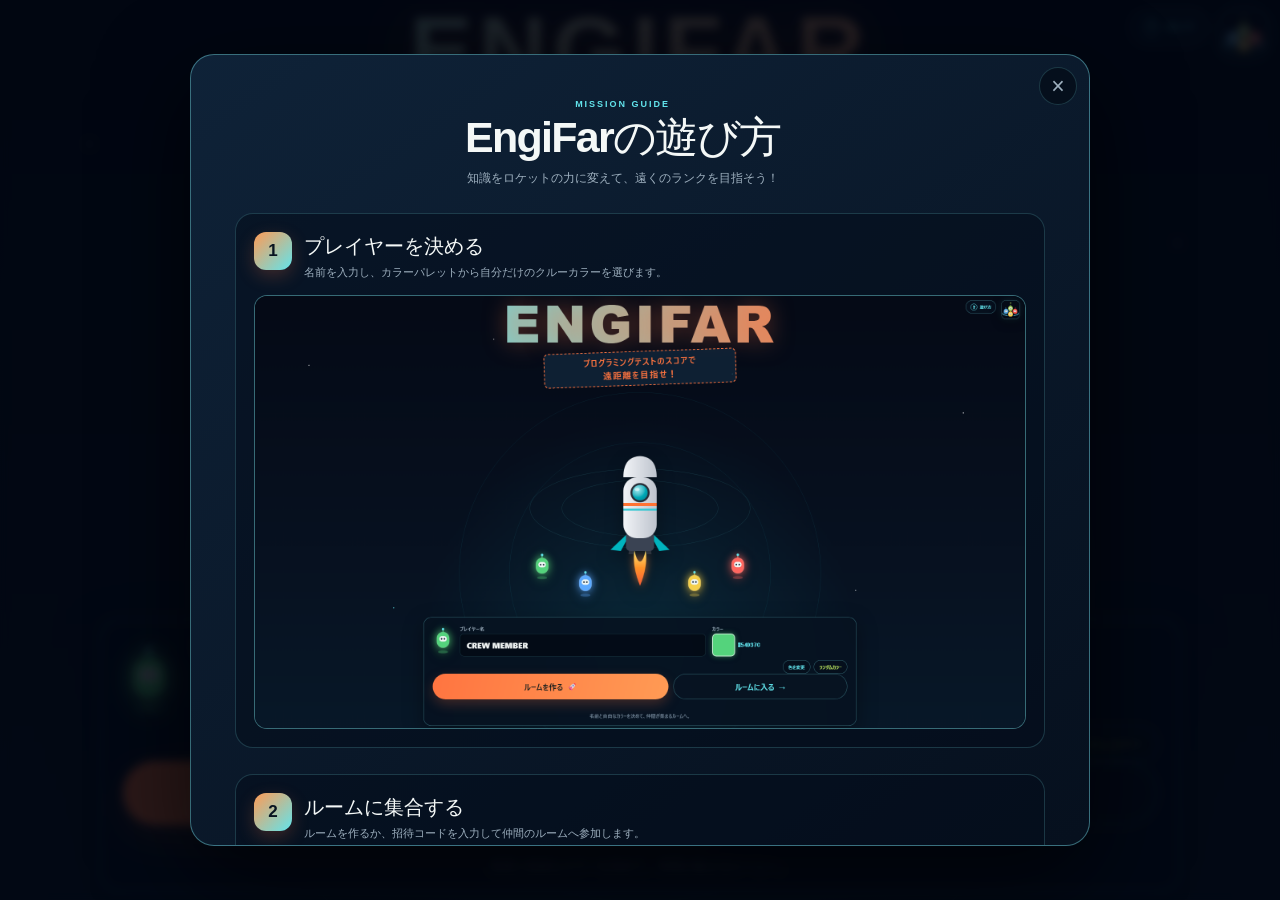
<file: public/index.html>
<!doctype html>
<html lang="ja">
<head>
  <meta charset="UTF-8">
  <meta name="viewport" content="width=device-width, initial-scale=1, viewport-fit=cover">
  <meta name="theme-color" content="#07111f">
  <meta name="apple-mobile-web-app-title" content="EngiFar">
  <link rel="icon" type="image/svg+xml" href="/assets/rogo/EngiFar_rogo.svg">
  <link rel="apple-touch-icon" sizes="180x180" href="/apple-touch-icon.png">
  <link rel="manifest" href="/site.webmanifest">
  <title>EngiFar | 遠距離を目指せ!!</title>
  <link rel="stylesheet" href="./style.css?v=20260827-corner-logo">
  <script type="module" src="./script.js?v=20260826-flight-score"></script>
</head>
<body>
  <div class="app-shell reference-home" id="app" data-page="home">
    <div class="space-background" aria-hidden="true"></div>
    <div class="home-corner-logo">
      <img src="./assets/rogo/EngiFar_rogo.svg?v=20260827-corner-logo" alt="EngiFar">
    </div>
    <button class="guide-open-button guide-open-button--home" type="button" aria-haspopup="dialog"><span>?</span> 遊び方</button>
    <main class="reference-home-main">
      <header class="reference-hero"><p class="reference-logo">ENGIFAR</p><h1>プログラミングテストのスコアで<wbr>遠距離を目指せ！</h1></header>
      <section class="reference-scene" aria-label="仲間のクルーとロケット">
        <span class="scene-orbit scene-orbit--outer" aria-hidden="true"></span><span class="scene-orbit scene-orbit--inner" aria-hidden="true"></span>
        <span class="crew-avatar scene-bot scene-bot--one" style="--crew-color:#54d37c" aria-label="緑のクルー"><i></i></span>
        <span class="crew-avatar scene-bot scene-bot--two" style="--crew-color:#5ca9ff" aria-label="青のクルー"><i></i></span>
        <div class="home-rocket" aria-label="EngiFarロケット"><svg class="home-rocket-svg" viewBox="0 0 220 400" role="img" aria-hidden="true"><defs><linearGradient id="homeBodyGrad" x1="0" y1="0" x2="1" y2="0"><stop offset="0" stop-color="oklch(0.97 0.005 260)"/><stop offset="1" stop-color="oklch(0.82 0.015 260)"/></linearGradient><radialGradient id="homeWindowGrad" cx="0.35" cy="0.3" r="0.8"><stop offset="0" stop-color="oklch(0.9 0.08 202)"/><stop offset="1" stop-color="oklch(0.55 0.14 205)"/></radialGradient><linearGradient id="homeFlameGrad" x1="0" y1="0" x2="0" y2="1"><stop offset="0" stop-color="oklch(0.93 0.14 95)"/><stop offset="0.5" stop-color="oklch(0.78 0.18 55)"/><stop offset="1" stop-color="oklch(0.66 0.19 35)"/></linearGradient></defs><path class="home-rocket-flame" d="M92 296 Q84 340 110 398 Q136 340 128 296 Q120 328 110 328 Q100 328 92 296 Z" fill="url(#homeFlameGrad)"/><path d="M78 278 L96 278 L90 308 L74 308 Z" fill="oklch(0.32 0.02 260)"/><path d="M124 278 L142 278 L146 308 L130 308 Z" fill="oklch(0.32 0.02 260)"/><rect x="66" y="238" width="88" height="60" rx="14" fill="oklch(0.38 0.03 262)"/><path d="M66 248 L18 294 L50 298 L66 268 Z" fill="oklch(0.7 0.12 202)"/><path d="M154 248 L202 294 L170 298 L154 268 Z" fill="oklch(0.7 0.12 202)"/><rect x="58" y="68" width="104" height="190" rx="42" fill="url(#homeBodyGrad)"/><rect x="58" y="148" width="104" height="10" fill="oklch(0.72 0.19 42)"/><rect x="58" y="166" width="104" height="6" fill="oklch(0.76 0.12 202)"/><circle cx="110" cy="116" r="30" fill="oklch(0.3 0.02 262)"/><circle cx="110" cy="116" r="24" fill="url(#homeWindowGrad)"/><ellipse cx="101" cy="106" rx="8" ry="5" fill="oklch(0.98 0.01 200 / 0.6)"/><path d="M58 68 Q58 4 110 2 Q162 4 162 68 Z" fill="url(#homeBodyGrad)"/></svg></div>
        <span class="crew-avatar scene-bot scene-bot--three" style="--crew-color:#f5cf4b" aria-label="黄のクルー"><i></i></span>
        <span class="crew-avatar scene-bot scene-bot--four" style="--crew-color:#ff665f" aria-label="赤のクルー"><i></i></span>
      </section>
      <section class="home-control" aria-labelledby="setup-title">
        <div class="home-profile-row">
          <span class="crew-avatar crew-avatar--medium" id="player-preview" style="--crew-color:#54d37c" aria-hidden="true"><i></i></span>
          <label class="compact-name" for="player-name"><span id="setup-title">プレイヤー名</span><input id="player-name" type="text" maxlength="18" value="CREW MEMBER" autocomplete="name"></label>
          <div class="compact-color" aria-label="選択中のクルーカラー"><span>カラー</span><i class="selected-color-swatch" id="selected-color-swatch" style="--swatch-color:#54d37c" aria-hidden="true"></i><output id="color-code" for="player-color">#54D37C</output><input id="player-color" type="color" value="#54d37c" hidden></div>
        </div>
        <div class="color-quick-actions"><button class="color-options-toggle" id="color-options-toggle" type="button" aria-expanded="false" aria-controls="color-options-panel">色を変更</button><button class="random-color-button" id="random-color-button" type="button">ランダムカラー</button></div>
        <div class="compact-palette" id="color-options-panel" hidden><label class="hue-control" for="hue-slider"><span class="sr-only">色相を選ぶ</span><input id="hue-slider" type="range" min="0" max="359" value="145" aria-label="色相パレット"></label><div class="tone-palette" id="tone-palette" aria-label="明るさを選ぶ"></div></div>
        <div class="home-actions">
          <button class="primary-button" id="start-button" type="button"><span>ルームを作る</span><b aria-hidden="true">🚀</b></button>
          <button class="secondary-button" id="join-room-button" type="button" aria-expanded="false" aria-controls="join-room-panel"><span>ルームに入る</span><b aria-hidden="true">→</b></button>
        </div>
        <div class="room-entry-panel" id="join-room-panel" hidden><label for="room-code">招待コード</label><div><input id="room-code" type="text" maxlength="8" pattern="[A-Za-z0-9]{6,8}" placeholder="例：STAR24" autocomplete="off"><button id="enter-room-button" type="button">参加</button></div></div>
        <p class="home-room-status" id="home-room-status" aria-live="polite"></p>
        <p class="home-room-note">名前と自由なカラーを決めて、仲間が集まるルームへ。</p>
      </section>
    </main>
  </div>
</body>
</html>
</file>
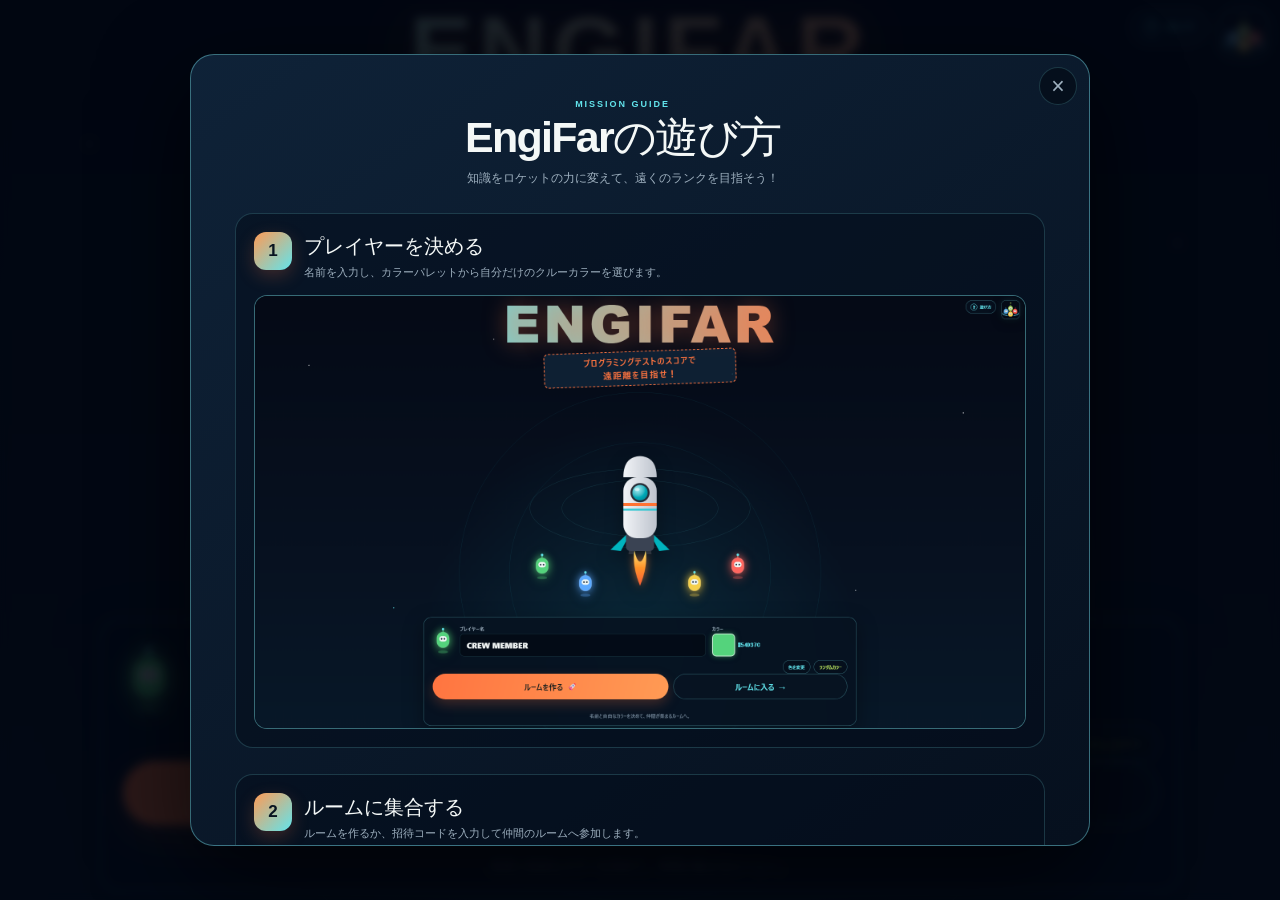
<file: public/loading.html>
<!doctype html>
<html lang="ja">
<head>
  <meta charset="UTF-8">
  <meta name="viewport" content="width=device-width,initial-scale=1">
  <meta name="apple-mobile-web-app-title" content="EngiFar">
  <link rel="icon" type="image/svg+xml" href="/assets/rogo/EngiFar_rogo.svg">
  <link rel="apple-touch-icon" sizes="180x180" href="/apple-touch-icon.png">
  <link rel="manifest" href="/site.webmanifest">
  <meta http-equiv="refresh" content="0;url=./quiz.html">
  <title>EngiFar</title>
  <script>location.replace("./quiz.html" + location.hash)</script>
</head>
<body><p>クイズ画面を準備しています…</p></body>
</html>
</file>
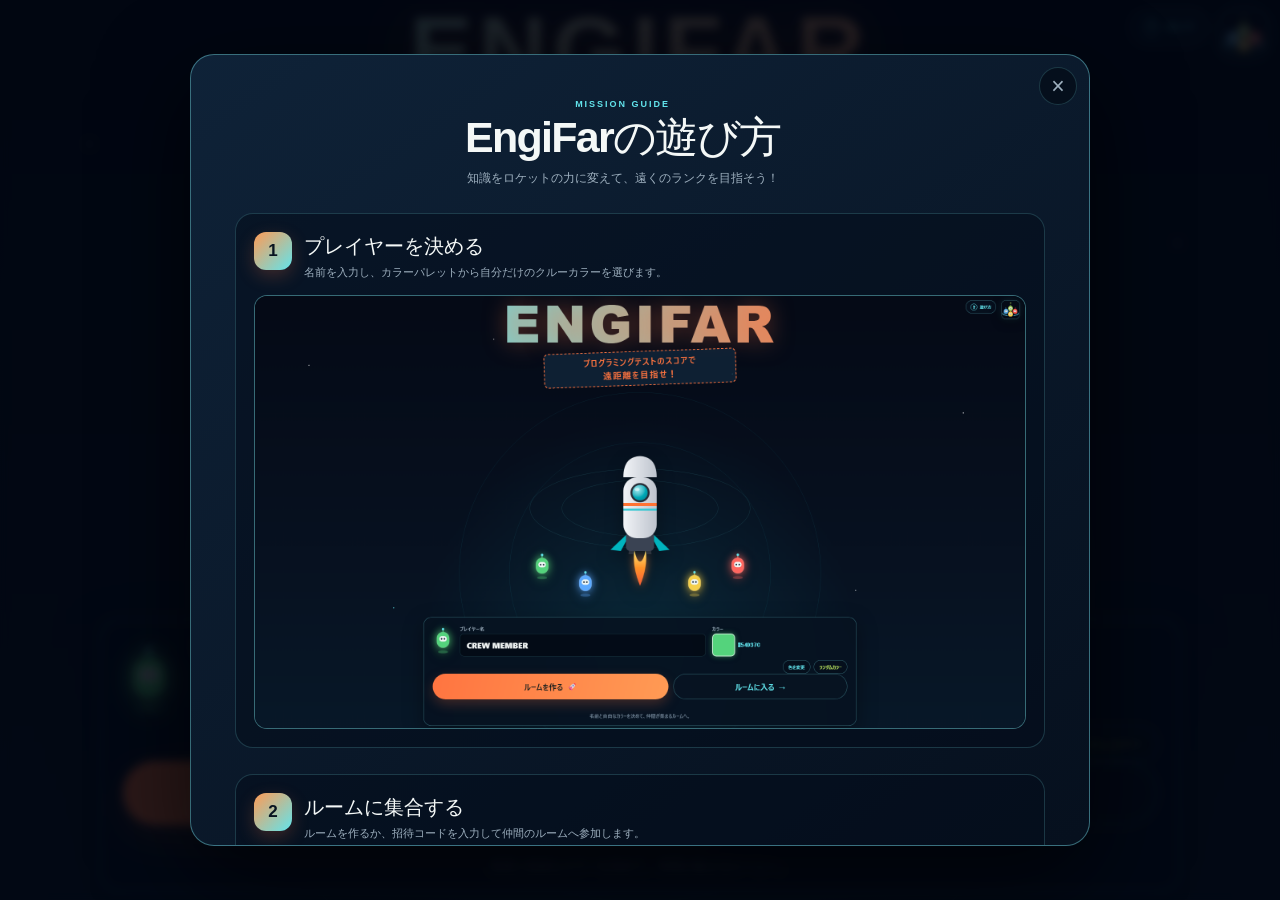
<file: public/quiz-ready.html>
<!doctype html>
<html lang="ja">
<head>
  <meta charset="UTF-8">
  <meta name="viewport" content="width=device-width,initial-scale=1,viewport-fit=cover">
  <meta name="theme-color" content="#07111f">
  <meta name="apple-mobile-web-app-title" content="EngiFar">
  <link rel="icon" type="image/svg+xml" href="/assets/rogo/EngiFar_rogo.svg">
  <link rel="apple-touch-icon" sizes="180x180" href="/apple-touch-icon.png">
  <link rel="manifest" href="/site.webmanifest">
  <title>EngiFar | 作戦会議</title>
  <link rel="stylesheet" href="./quiz-ready.css?v=20260826-ui-port">
  <script type="module" src="./quiz-ready.js?v=20260826-ui-port"></script>
</head>
<body>
  <main class="ready-stage">
    <section class="ready-panel" aria-labelledby="ready-title">
      <p>CREW BRIEFING</p>
      <h1 id="ready-title">作戦会議完了！</h1>
      <div class="ready-table" aria-hidden="true">
        <span class="ready-hologram">ENGIFAR</span>
        <i class="ready-bot ready-bot--one"></i><i class="ready-bot ready-bot--two"></i>
        <i class="ready-bot ready-bot--three"></i><i class="ready-bot ready-bot--four"></i>
        <i class="ready-bot ready-bot--five"></i><i class="ready-bot ready-bot--six"></i>
      </div>
      <strong id="ready-status" aria-live="polite">同じ問題へ同期しています…</strong>
    </section>
  </main>
</body>
</html>
</file>
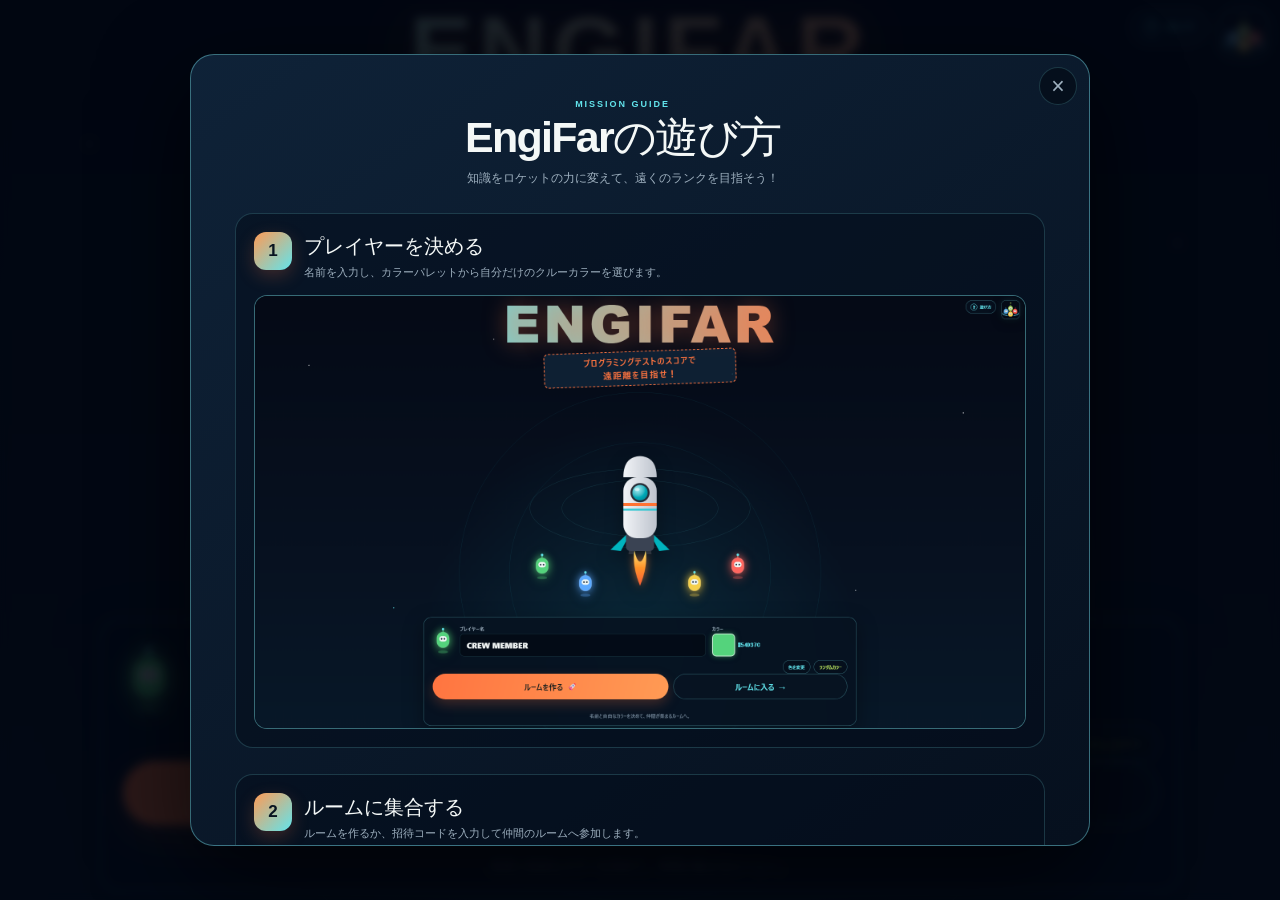
<file: public/quiz.html>
<!doctype html>
<html lang="ja">
<head>
  <meta charset="UTF-8">
  <meta name="viewport" content="width=device-width, initial-scale=1, viewport-fit=cover">
  <meta name="theme-color" content="#07111f">
  <meta name="apple-mobile-web-app-title" content="EngiFar">
  <link rel="icon" type="image/svg+xml" href="/assets/rogo/EngiFar_rogo.svg">
  <link rel="apple-touch-icon" sizes="180x180" href="/apple-touch-icon.png">
  <link rel="manifest" href="/site.webmanifest">
  <title>EngiFar | Web基礎クイズ</title>
  <link rel="stylesheet" href="./style.css?v=20260827-corner-logo">
  <link rel="stylesheet" href="./quiz-crew-reaction.css?v=20260826-flight-score">
  <script type="module" src="./script.js?v=20260826-flight-score"></script>
</head>
<body>
  <div class="app-shell" id="app" data-page="quiz">
    <div class="space-background" aria-hidden="true"></div>

    <header class="topbar">
      <div class="brand" aria-label="EngiFar">
        <img class="brand-mark" src="./assets/rogo/EngiFar_rogo.svg" alt="" aria-hidden="true">
        <span><strong>EngiFar</strong><small>WEB QUIZ FLIGHT</small></span>
      </div>
      <div class="player-chip">
        <span class="crew-avatar crew-avatar--tiny" id="quiz-player-avatar" style="--crew-color:#54d37c" aria-hidden="true"><i></i></span>
        <strong id="quiz-player-name">CREW MEMBER</strong>
      </div>
    </header>

    <main class="quiz-layout">
      <section class="quiz-card" id="quiz-card" data-mode="answer" aria-live="polite">
        <header class="quiz-head">
          <div>
            <p class="eyebrow">KNOWLEDGE CHARGE</p>
            <div class="question-count"><strong id="question-current">01</strong><span>/ <span id="question-total">24</span></span></div>
          </div>
          <div class="quiz-head-side">
            <span class="category-chip" id="question-category">フロントエンド</span>
            <span class="technology-chip" id="question-technology">JavaScript</span>
            <span class="difficulty-chip" id="question-difficulty">BASIC</span>
          </div>
        </header>

        <div class="progress-track" aria-label="クイズ進捗"><i id="quiz-progress"></i></div>

        <div class="question-zone">
          <div class="timer-dial" id="timer-dial" style="--timer-progress:1">
            <span id="timer-label">回答時間</span>
            <div><strong id="timer-value">15</strong><small>秒</small></div>
          </div>
          <div class="question-copy">
            <div class="question-prompt"><span class="question-row-label">問題文</span><p class="question-instruction" id="question-instruction">説明を読み、空欄に入る答えを選んでください。</p></div>
            <div class="question-fill"><span class="question-row-label">穴埋め部分</span><pre id="question-text">問題を準備しています...</pre></div>
          </div>
        </div>

        <div class="answer-grid" id="answer-grid" aria-label="回答の選択肢"></div>

        <footer class="feedback-bar" id="feedback-bar">
          <span class="feedback-icon" id="feedback-icon" aria-hidden="true">✦</span>
          <div>
            <strong id="feedback-title">15秒間は何度でも回答を変更できます</strong>
            <p id="feedback-text">選んだ答えはオレンジ色で表示されます。</p>
          </div>
          <span class="review-count" id="review-count" hidden>5</span>
        </footer>

        <aside
          class="quiz-crew-reaction"
          id="quiz-crew-reaction"
          aria-hidden="true"
        ></aside>
      </section>
    </main>
  </div>
</body>
</html>
</file>
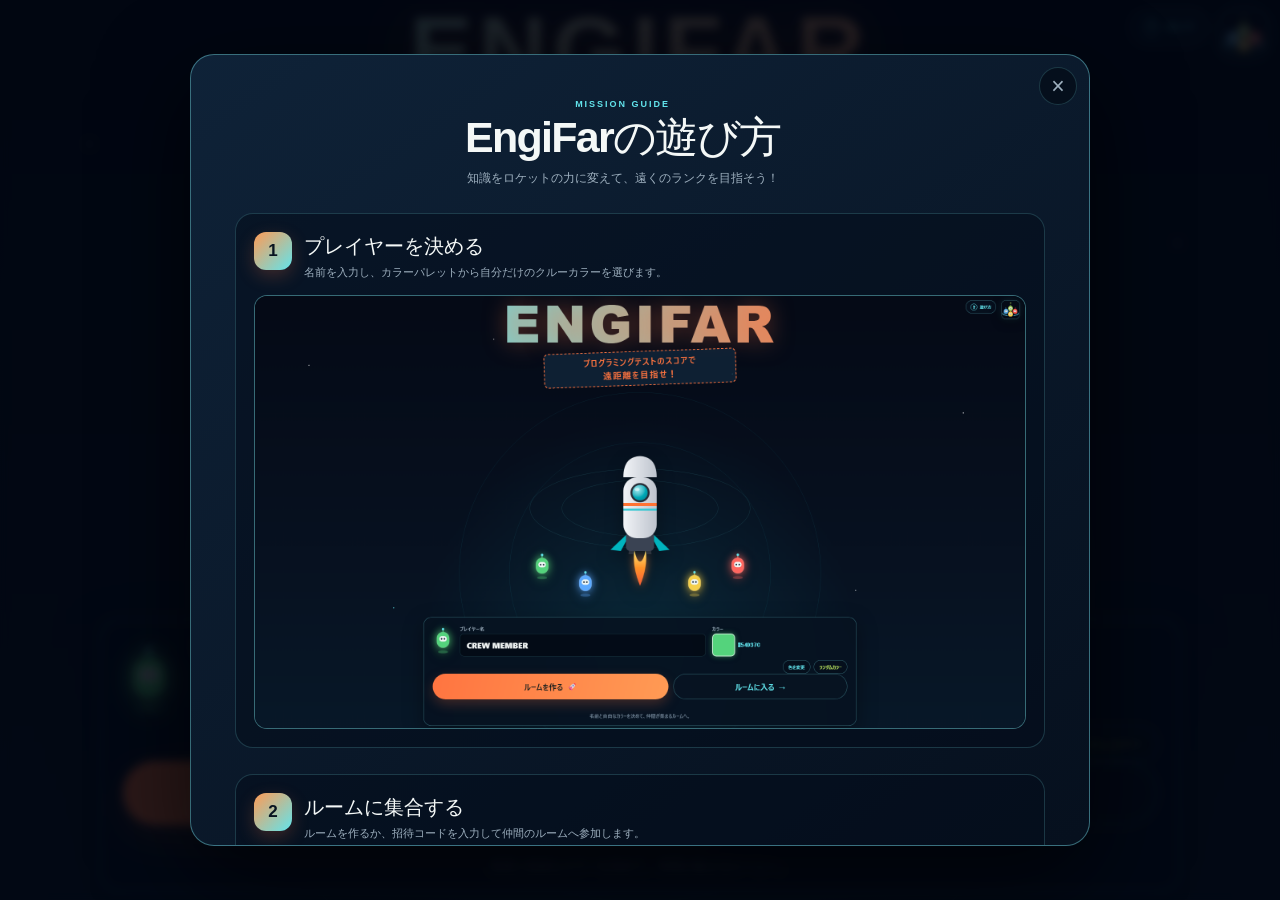
<file: public/rocket-build.html>
<!doctype html>
<html lang="ja">
<head>
  <meta charset="UTF-8">
  <meta name="viewport" content="width=device-width,initial-scale=1,viewport-fit=cover">
  <meta name="theme-color" content="#07111f">
  <meta name="apple-mobile-web-app-title" content="EngiFar">
  <link rel="icon" type="image/svg+xml" href="/assets/rogo/EngiFar_rogo.svg">
  <link rel="apple-touch-icon" sizes="180x180" href="/apple-touch-icon.png">
  <link rel="manifest" href="/site.webmanifest">
  <title>EngiFar | ロケット製作中</title>
  <link rel="stylesheet" href="./rocket-build.css?v=20260826-ui-port">
  <script type="module" src="./rocket-build.js?v=20260826-ui-port"></script>
</head>
<body>
  <main class="build-stage" aria-labelledby="build-title">
    <div class="build-stars" aria-hidden="true"></div>
    <section class="build-scene">
      <p class="build-eyebrow">CREW ASSEMBLY</p>
      <h1 id="build-title">ロケット製作中…</h1>
      <p id="build-status" aria-live="polite">みんなの知識を推進力へ変換しています</p>
      <div class="build-workshop" aria-hidden="true">
        <span class="build-orbit"></span>
        <div class="build-rocket" aria-hidden="true"><svg class="build-rocket-svg" viewBox="0 0 220 400" role="img" aria-hidden="true"><defs><linearGradient id="buildBodyGrad" x1="0" y1="0" x2="1" y2="0"><stop offset="0" stop-color="oklch(0.97 0.005 260)"/><stop offset="1" stop-color="oklch(0.82 0.015 260)"/></linearGradient><radialGradient id="buildWindowGrad" cx="0.35" cy="0.3" r="0.8"><stop offset="0" stop-color="oklch(0.9 0.08 202)"/><stop offset="1" stop-color="oklch(0.55 0.14 205)"/></radialGradient><linearGradient id="buildFlameGrad" x1="0" y1="0" x2="0" y2="1"><stop offset="0" stop-color="oklch(0.93 0.14 95)"/><stop offset="0.5" stop-color="oklch(0.78 0.18 55)"/><stop offset="1" stop-color="oklch(0.66 0.19 35)"/></linearGradient></defs><path class="build-rocket-flame" d="M92 296 Q84 340 110 398 Q136 340 128 296 Q120 328 110 328 Q100 328 92 296 Z" fill="url(#buildFlameGrad)"/><path d="M78 278 L96 278 L90 308 L74 308 Z" fill="oklch(0.32 0.02 260)"/><path d="M124 278 L142 278 L146 308 L130 308 Z" fill="oklch(0.32 0.02 260)"/><rect x="66" y="238" width="88" height="60" rx="14" fill="oklch(0.38 0.03 262)"/><path d="M66 248 L18 294 L50 298 L66 268 Z" fill="oklch(0.7 0.12 202)"/><path d="M154 248 L202 294 L170 298 L154 268 Z" fill="oklch(0.7 0.12 202)"/><rect x="58" y="68" width="104" height="190" rx="42" fill="url(#buildBodyGrad)"/><rect x="58" y="148" width="104" height="10" fill="oklch(0.72 0.19 42)"/><rect x="58" y="166" width="104" height="6" fill="oklch(0.76 0.12 202)"/><circle cx="110" cy="116" r="30" fill="oklch(0.3 0.02 262)"/><circle cx="110" cy="116" r="24" fill="url(#buildWindowGrad)"/><ellipse cx="101" cy="106" rx="8" ry="5" fill="oklch(0.98 0.01 200 / 0.6)"/><path d="M58 68 Q58 4 110 2 Q162 4 162 68 Z" fill="url(#buildBodyGrad)"/></svg></div>
        <div class="build-bot build-bot--one"></div>
        <div class="build-bot build-bot--two"></div>
        <div class="build-bot build-bot--three"></div>
        <div class="build-bot build-bot--four"></div>
        <span class="build-spark build-spark--one">✦</span>
        <span class="build-spark build-spark--two">✦</span>
      </div>
      <div class="build-progress" aria-hidden="true"><i></i></div>
      <button id="build-skip" type="button">演出をスキップ</button>
    </section>
  </main>
</body>
</html>
</file>
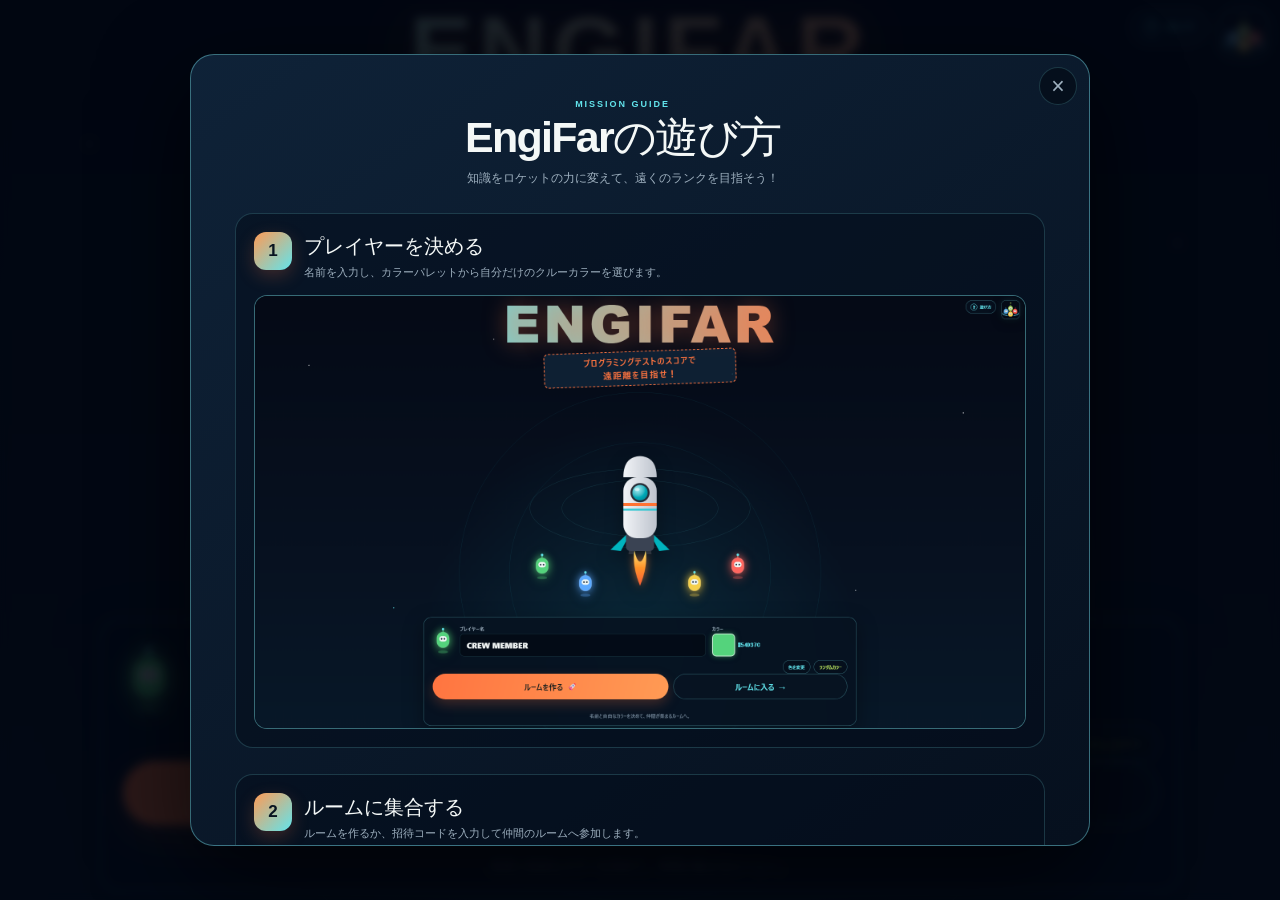
<file: public/room.html>
<!doctype html>
<html lang="ja">
<head>
  <meta charset="UTF-8">
  <meta name="viewport" content="width=device-width, initial-scale=1, viewport-fit=cover">
  <meta name="theme-color" content="#07111f">
  <meta name="apple-mobile-web-app-title" content="EngiFar">
  <link rel="icon" type="image/svg+xml" href="/assets/rogo/EngiFar_rogo.svg">
  <link rel="apple-touch-icon" sizes="180x180" href="/apple-touch-icon.png">
  <link rel="manifest" href="/site.webmanifest">
  <title>EngiFar | ルーム</title>
  <link rel="stylesheet" href="./style.css?v=20260827-corner-logo">
  <script type="module" src="./script.js?v=20260826-flight-score"></script>
</head>
<body>
  <div class="app-shell room-shell" id="app" data-page="room">
    <div class="space-background" aria-hidden="true"></div>
    <header class="room-header"><a class="room-brand" id="room-home-link" href="./index.html"><strong>ENGIFAR</strong></a><div class="room-header-actions"><button class="guide-open-button" type="button" aria-haspopup="dialog"><span>?</span> 遊び方</button><div class="room-code-badge"><small>ROOM CODE</small><strong id="room-code-value">------</strong></div></div></header>
    <main class="room-main-simple">
      <section class="room-stage" aria-label="ロケットのまわりに集まったメンバー">
        <span class="room-ring room-ring--outer" aria-hidden="true"></span><span class="room-ring room-ring--inner" aria-hidden="true"></span>
        <div class="home-rocket room-rocket" aria-hidden="true"><svg class="home-rocket-svg" viewBox="0 0 220 400" role="img" aria-hidden="true"><defs><linearGradient id="roomHomeBodyGrad" x1="0" y1="0" x2="1" y2="0"><stop offset="0" stop-color="oklch(0.97 0.005 260)"/><stop offset="1" stop-color="oklch(0.82 0.015 260)"/></linearGradient><radialGradient id="roomHomeWindowGrad" cx="0.35" cy="0.3" r="0.8"><stop offset="0" stop-color="oklch(0.9 0.08 202)"/><stop offset="1" stop-color="oklch(0.55 0.14 205)"/></radialGradient><linearGradient id="roomHomeFlameGrad" x1="0" y1="0" x2="0" y2="1"><stop offset="0" stop-color="oklch(0.93 0.14 95)"/><stop offset="0.5" stop-color="oklch(0.78 0.18 55)"/><stop offset="1" stop-color="oklch(0.66 0.19 35)"/></linearGradient></defs><path class="home-rocket-flame" d="M92 296 Q84 340 110 398 Q136 340 128 296 Q120 328 110 328 Q100 328 92 296 Z" fill="url(#roomHomeFlameGrad)"/><path d="M78 278 L96 278 L90 308 L74 308 Z" fill="oklch(0.32 0.02 260)"/><path d="M124 278 L142 278 L146 308 L130 308 Z" fill="oklch(0.32 0.02 260)"/><rect x="66" y="238" width="88" height="60" rx="14" fill="oklch(0.38 0.03 262)"/><path d="M66 248 L18 294 L50 298 L66 268 Z" fill="oklch(0.7 0.12 202)"/><path d="M154 248 L202 294 L170 298 L154 268 Z" fill="oklch(0.7 0.12 202)"/><rect x="58" y="68" width="104" height="190" rx="42" fill="url(#roomHomeBodyGrad)"/><rect x="58" y="148" width="104" height="10" fill="oklch(0.72 0.19 42)"/><rect x="58" y="166" width="104" height="6" fill="oklch(0.76 0.12 202)"/><circle cx="110" cy="116" r="30" fill="oklch(0.3 0.02 262)"/><circle cx="110" cy="116" r="24" fill="url(#roomHomeWindowGrad)"/><ellipse cx="101" cy="106" rx="8" ry="5" fill="oklch(0.98 0.01 200 / 0.6)"/><path d="M58 68 Q58 4 110 2 Q162 4 162 68 Z" fill="url(#roomHomeBodyGrad)"/></svg></div>
        <div class="room-avatar-field" id="room-avatar-field" aria-label="参加中のクルー"></div>
      </section>
      <section class="room-lobby-panel"><p class="eyebrow">CREW LOBBY</p><h1>出発する仲間が集合中！</h1><div class="room-player-list" id="room-player-list" aria-live="polite"><div class="room-player-card"><span class="crew-avatar crew-avatar--small" id="room-list-avatar" style="--crew-color:#54d37c"><i></i></span><div><small>CONNECTING</small><strong id="room-player-name">CREW MEMBER</strong></div><span class="ready-badge">接続中</span></div></div><p class="room-future-note" id="room-lobby-message">招待コードを仲間に伝えて、参加を待ちましょう。</p><p class="room-lobby-status" id="room-lobby-status" aria-live="polite"></p><button class="primary-button" id="room-start-button" type="button"><span>クイズを始める</span><b aria-hidden="true">→</b></button></section>
    </main>
  </div>
</body>
</html>
</file>
<file: public/style.css>
:root {
  color-scheme: dark;
  --night: #050a16;
  --night-2: #071426;
  --panel: rgba(12, 25, 43, 0.9);
  --panel-solid: #0c192b;
  --panel-soft: rgba(17, 38, 59, 0.78);
  --line: rgba(116, 220, 229, 0.2);
  --line-strong: rgba(116, 220, 229, 0.44);
  --cyan: #62e4ec;
  --cyan-deep: #22b7ca;
  --orange: #ff7541;
  --orange-bright: #ff9b55;
  --lime: #c9f765;
  --text: #f4f8f7;
  --muted: #9eb0bf;
  --quiet: #718496;
  --safe-top: max(10px, env(safe-area-inset-top));
  --safe-right: max(12px, env(safe-area-inset-right));
  --safe-bottom: max(10px, env(safe-area-inset-bottom));
  --safe-left: max(12px, env(safe-area-inset-left));
  font-family: "Segoe UI", "Yu Gothic UI", "Meiryo", sans-serif;
  font-synthesis: none;
}
* {
  box-sizing: border-box;
  margin: 0;
}

html,
body {
  width: 100%;
  height: 100%;
  overflow: hidden;
  background: var(--night);
}

body {
  color: var(--text);
  -webkit-font-smoothing: antialiased;
  text-rendering: optimizeLegibility;
}

button,
input,
a {
  font: inherit;
}

button,
a {
  -webkit-tap-highlight-color: transparent;
}

button {
  border: 0;
}

button:disabled,
button[aria-disabled="true"] {
  cursor: not-allowed;
  opacity: .42;
  filter: saturate(.55);
}

a {
  color: inherit;
  text-decoration: none;
}

[hidden] {
  display: none !important;
}

.sr-only {
  position: absolute;
  width: 1px;
  height: 1px;
  padding: 0;
  margin: -1px;
  overflow: hidden;
  clip: rect(0, 0, 0, 0);
  white-space: nowrap;
  border: 0;
}

.app-shell {
  position: relative;
  isolation: isolate;
  display: grid;
  grid-template-rows: 56px minmax(0, 1fr);
  width: 100%;
  height: 100dvh;
  min-height: 100dvh;
  overflow: hidden;
  padding: var(--safe-top) var(--safe-right) var(--safe-bottom) var(--safe-left);
  background:
    radial-gradient(circle at 50% 78%, rgba(26, 155, 173, 0.15), transparent 42%),
    linear-gradient(180deg, #050a16 0%, #071120 58%, #081828 100%);
}

.space-background {
  position: absolute;
  z-index: -2;
  inset: 0;
  overflow: hidden;
  pointer-events: none;
  background-image:
    radial-gradient(circle at 7% 16%, rgba(255,255,255,.8) 0 1px, transparent 1.8px),
    radial-gradient(circle at 18% 72%, rgba(98,228,236,.75) 0 1px, transparent 2px),
    radial-gradient(circle at 31% 10%, rgba(255,255,255,.65) 0 1px, transparent 1.8px),
    radial-gradient(circle at 43% 83%, rgba(255,255,255,.55) 0 1.2px, transparent 2px),
    radial-gradient(circle at 62% 18%, rgba(98,228,236,.7) 0 1px, transparent 2px),
    radial-gradient(circle at 78% 68%, rgba(255,255,255,.65) 0 1px, transparent 1.8px),
    radial-gradient(circle at 92% 27%, rgba(255,255,255,.75) 0 1.2px, transparent 2px);
  animation: stars-twinkle 3.2s ease-in-out infinite alternate;
}

.space-background::before,
.space-background::after {
  position: absolute;
  content: "";
  border: 1px solid rgba(65, 211, 224, 0.13);
  border-radius: 50%;
  left: 50%;
  top: 64%;
  transform: translate(-50%, -50%);
}

.space-background::before {
  width: min(74vw, 900px);
  aspect-ratio: 1;
}

.space-background::after {
  width: min(54vw, 650px);
  aspect-ratio: 1;
}

.space-background--bright {
  background-color: rgba(39, 91, 133, 0.08);
}

@keyframes stars-twinkle {
  50% { opacity: .62; }
}

.topbar {
  z-index: 20;
  align-self: stretch;
  display: flex;
  align-items: center;
  justify-content: space-between;
  gap: 16px;
  width: min(100%, 1180px);
  margin-inline: auto;
  min-width: 0;
}

.brand {
  display: inline-flex;
  align-items: center;
  gap: 10px;
  min-width: 0;
}

.brand-mark {
  display: block;
  width: 34px;
  height: 34px;
  flex: 0 0 auto;
  border: 1px solid rgba(98, 228, 236, .46);
  border-radius: 10px;
  background: linear-gradient(135deg, var(--cyan), var(--orange-bright));
  box-shadow: 0 0 22px rgba(98, 228, 236, .16);
  object-fit: cover;
}

.brand > span:last-child {
  display: grid;
  min-width: 0;
}

.brand strong {
  font-family: "Arial Black", "Segoe UI", sans-serif;
  font-size: 20px;
  line-height: 1;
  letter-spacing: .03em;
}

.brand small {
  margin-top: 4px;
  color: var(--quiet);
  font-size: 8px;
  font-weight: 800;
  letter-spacing: .18em;
}

.route-chip {
  display: inline-flex;
  align-items: center;
  gap: 8px;
  height: 32px;
  padding: 0 12px;
  white-space: nowrap;
  border: 1px solid var(--line);
  border-radius: 999px;
  color: var(--muted);
  background: rgba(7, 16, 29, .72);
  font-size: 10px;
  font-weight: 800;
  letter-spacing: .12em;
}

.route-chip span {
  color: var(--cyan);
}

.route-chip--complete {
  border-color: rgba(201, 247, 101, .32);
}

.route-chip--complete span {
  color: var(--lime);
}

.eyebrow {
  margin: 0;
  color: var(--cyan);
  font-size: 10px;
  font-weight: 900;
  letter-spacing: .18em;
  text-transform: uppercase;
}

.primary-button,
.secondary-button {
  display: inline-flex;
  align-items: center;
  justify-content: center;
  gap: 10px;
  min-height: 52px;
  padding: 0 20px;
  border-radius: 999px;
  cursor: pointer;
  font-weight: 900;
  transition: transform .16s ease, filter .16s ease, border-color .16s ease, background .16s ease;
}

.primary-button {
  color: #111b1c;
  background: linear-gradient(105deg, var(--orange), var(--orange-bright));
  box-shadow: 0 12px 32px rgba(255, 117, 65, .24);
}

.primary-button b {
  font-size: 18px;
}

.primary-button:hover,
.secondary-button:hover {
  transform: translateY(-2px);
  filter: brightness(1.06);
}

.primary-button:active,
.secondary-button:active {
  transform: translateY(0);
}

.primary-button:disabled {
  cursor: default;
  color: var(--muted);
  background: rgba(92, 111, 128, .22);
  box-shadow: none;
  transform: none;
  filter: none;
}

.secondary-button {
  min-height: 46px;
  border: 1px solid var(--line-strong);
  color: var(--cyan);
  background: rgba(8, 20, 35, .78);
}

:focus-visible {
  outline: 3px solid var(--lime);
  outline-offset: 3px;
}

/* Crew character */
.crew-avatar {
  --crew-size: 52px;
  position: relative;
  display: inline-block;
  width: calc(var(--crew-size) * .68);
  height: var(--crew-size);
  flex: 0 0 auto;
  border: 1px solid rgba(255, 255, 255, .18);
  border-radius: 48% 48% 44% 44%;
  background: var(--crew-color, #54d37c);
  box-shadow: 0 8px 22px rgba(0, 0, 0, .28), 0 0 18px var(--crew-color, #54d37c);
  animation: crew-bob 3.4s ease-in-out infinite;
}

.crew-avatar::before {
  position: absolute;
  content: "";
  left: 50%;
  bottom: 100%;
  width: 3px;
  height: 18%;
  border-radius: 3px;
  background: var(--crew-color, #54d37c);
  box-shadow: 0 -4px 0 1.5px var(--cyan);
  transform: translateX(-50%);
}

.crew-avatar::after {
  position: absolute;
  content: "";
  z-index: -1;
  left: 12%;
  right: 12%;
  top: 105%;
  height: 10%;
  border-radius: 50%;
  background: var(--crew-color, #54d37c);
  opacity: .24;
  filter: blur(2px);
}

.crew-avatar > i {
  position: absolute;
  left: 15%;
  top: 30%;
  width: 70%;
  height: 32%;
  border-radius: 999px;
  background: #f0f7f5;
  box-shadow: inset 0 -2px 4px rgba(14, 29, 40, .16);
}

.crew-avatar > i::before {
  position: absolute;
  content: "";
  inset: 0;
  background:
    radial-gradient(circle at 31% 52%, #122232 0 8%, transparent 10%),
    radial-gradient(circle at 69% 52%, #122232 0 8%, transparent 10%);
}

.crew-avatar--svg {
  border: 0;
  border-radius: 0;
  background: transparent;
  box-shadow: none;
  filter: drop-shadow(0 8px 14px rgba(0, 0, 0, .28)) drop-shadow(0 0 10px var(--crew-color, #54d37c));
}

.crew-avatar--svg::before,
.crew-avatar--svg::after {
  content: none;
}

.crew-avatar-svg {
  display: block;
  width: 100%;
  height: 100%;
}

.room-avatar-field {
  position: absolute;
  z-index: 4;
  inset: 4% 3% 2%;
  touch-action: none;
}

.room-field-avatar {
  position: absolute;
  width: 48px;
  height: 64px;
  padding: 0;
  cursor: grab;
  transform: translate(-50%, -50%);
  transition: filter .18s ease, scale .18s ease;
}

.room-field-avatar.is-dragging {
  z-index: 8;
  cursor: grabbing;
  scale: 1.08;
  animation: room-avatar-panic .22s ease-in-out infinite;
}

@keyframes room-avatar-panic {
  0%, 100% { rotate: -9deg; translate: -2px 0; scale: 1.1 .97; }
  50% { rotate: 9deg; translate: 2px -1px; scale: .97 1.1; }
}

.room-field-avatar.is-reacting-shy {
  animation: room-avatar-shy .58s ease;
}

.room-field-avatar.is-reacting-spin {
  animation: room-avatar-spin .62s cubic-bezier(.3,.15,.2,1);
}

.room-field-avatar.is-bounce {
  z-index: 7;
  transition: left .32s cubic-bezier(.34,1.56,.64,1), top .32s cubic-bezier(.34,1.56,.64,1), filter .18s ease, scale .18s ease;
  animation: room-avatar-bounce .32s cubic-bezier(.34,1.56,.64,1);
}

.room-field-avatar-label {
  position: absolute;
  left: 50%;
  bottom: -8px;
  padding: 2px 6px;
  border-radius: 999px;
  color: #07111f;
  background: var(--lime);
  font-size: 7px;
  font-weight: 900;
  translate: -50% 0;
}

.room-field-avatar-sweat {
  position: absolute;
  top: 8%;
  right: -2px;
  width: 7px;
  height: 10px;
  border-radius: 60% 60% 60% 2px;
  background: linear-gradient(#d8f5ff, #4fb6e0);
  opacity: 0;
  pointer-events: none;
  transform: rotate(40deg) scale(.6);
}

.room-field-avatar.is-dragging .room-field-avatar-sweat {
  animation: room-avatar-sweat-drip .5s ease-in-out infinite;
}

@keyframes room-avatar-shy {
  0%, 100% { rotate: 0deg; scale: 1; }
  30% { rotate: -12deg; scale: 1.08; }
  65% { rotate: 12deg; scale: 1.08; }
}

@keyframes room-avatar-spin {
  0% { rotate: 0deg; scale: 1; }
  60% { rotate: 360deg; scale: 1.15; }
  100% { rotate: 360deg; scale: 1; }
}

@keyframes room-avatar-bounce {
  0% { scale: 1; }
  35% { scale: 1.18 .84; }
  65% { scale: .9 1.1; }
  100% { scale: 1; }
}

@keyframes room-avatar-sweat-drip {
  0% { translate: 0 -2px; opacity: 0; }
  35% { opacity: 1; }
  100% { translate: 0 7px; opacity: 0; }
}

@media (prefers-reduced-motion: reduce) {
  .crew-avatar,
  .retry-warning-avatar,
  .room-field-avatar.is-reacting-shy,
  .room-field-avatar.is-reacting-spin,
  .room-field-avatar.is-bounce,
  .room-field-avatar.is-dragging,
  .room-field-avatar.is-dragging .room-field-avatar-sweat {
    animation: none;
  }
}

.crew-avatar--tiny { --crew-size: 28px; box-shadow: 0 0 9px var(--crew-color); }
.crew-avatar--small { --crew-size: 40px; }
.crew-avatar--medium { --crew-size: 54px; }
.crew-avatar--large { --crew-size: 72px; }

@keyframes crew-bob {
  0%, 100% { translate: 0 0; }
  50% { translate: 0 -5px; }
}

/* Home */
.home-layout {
  z-index: 1;
  align-self: stretch;
  display: grid;
  grid-template-columns: minmax(0, 1fr) minmax(340px, 420px);
  align-items: center;
  gap: clamp(28px, 6vw, 86px);
  width: min(100%, 1080px);
  min-height: 0;
  margin-inline: auto;
  padding: 12px clamp(10px, 2vw, 24px) 18px;
}

.home-intro {
  min-width: 0;
}

.home-intro h1 {
  margin: 8px 0 10px;
  font-family: "Arial Black", "Yu Gothic UI", sans-serif;
  font-size: clamp(44px, 6.4vw, 78px);
  line-height: 1.03;
  letter-spacing: -.04em;
}

.home-intro h1 em {
  color: transparent;
  background: linear-gradient(90deg, var(--cyan), #c9d6bd 47%, var(--orange-bright));
  -webkit-background-clip: text;
  background-clip: text;
  font-style: normal;
}

.home-lead {
  max-width: 510px;
  margin: 0;
  color: var(--muted);
  font-size: clamp(14px, 1.5vw, 17px);
  font-weight: 700;
  line-height: 1.8;
}

.crew-constellation {
  position: relative;
  width: min(100%, 480px);
  height: clamp(126px, 19vh, 170px);
  margin-top: 14px;
}

.crew-constellation .orbit {
  position: absolute;
  left: 5%;
  right: 3%;
  top: 24%;
  height: 70%;
  border: 1px solid rgba(98, 228, 236, .2);
  border-radius: 50%;
  transform: rotate(-5deg);
}

.crew-constellation .orbit--two {
  left: 18%;
  right: 18%;
  top: 38%;
  height: 45%;
  border-color: rgba(255, 117, 65, .18);
  transform: rotate(8deg);
}

.crew-constellation .crew-avatar {
  position: absolute;
}

.crew-pos--one { left: 6%; top: 46%; animation-delay: -.4s; }
.crew-pos--two { left: 24%; top: 22%; animation-delay: -1.2s; }
.crew-pos--three { left: 48%; top: 53%; animation-delay: -2s; }
.crew-pos--four { left: 66%; top: 18%; animation-delay: -.8s; }
.crew-pos--five { left: 88%; top: 47%; animation-delay: -1.7s; }

.crew-constellation > strong {
  position: absolute;
  left: 50%;
  bottom: 0;
  padding: 5px 10px;
  border: 1px solid var(--line);
  border-radius: 999px;
  color: var(--quiet);
  background: rgba(6, 13, 25, .75);
  font-size: 8px;
  letter-spacing: .16em;
  transform: translateX(-50%);
}

.mission-facts {
  display: grid;
  grid-template-columns: repeat(3, 1fr);
  gap: 8px;
  max-width: 520px;
  margin: 10px 0 0;
  padding: 0;
  list-style: none;
}

.mission-facts li {
  display: flex;
  align-items: center;
  gap: 8px;
  min-width: 0;
  padding: 10px 12px;
  border: 1px solid var(--line);
  border-radius: 13px;
  background: rgba(9, 22, 38, .58);
}

.mission-facts b {
  color: var(--cyan);
  font-size: 24px;
  line-height: 1;
}

.mission-facts b span {
  font-size: 11px;
}

.mission-facts li > span {
  color: var(--muted);
  font-size: 10px;
  font-weight: 800;
}

.setup-card {
  display: grid;
  gap: 15px;
  width: 100%;
  min-width: 0;
  padding: clamp(18px, 3vh, 28px);
  border: 1px solid var(--line-strong);
  border-radius: 26px;
  background:
    linear-gradient(145deg, rgba(20, 43, 65, .94), rgba(8, 19, 34, .96));
  box-shadow: 0 26px 70px rgba(0, 0, 0, .38), inset 0 1px rgba(255,255,255,.04);
  animation: panel-enter .55s ease both;
}

@keyframes panel-enter {
  from { opacity: 0; transform: translateY(10px); }
}

.setup-heading {
  display: flex;
  align-items: center;
  gap: 16px;
}

.setup-heading h2 {
  margin: 5px 0 0;
  font-size: clamp(19px, 2.2vw, 25px);
}

.player-avatar-wrap {
  position: relative;
  display: grid;
  place-items: center;
  width: 84px;
  height: 84px;
  flex: 0 0 auto;
  border: 1px solid var(--line);
  border-radius: 22px;
  background: radial-gradient(circle, rgba(98,228,236,.12), transparent 70%);
}

.ready-dot {
  position: absolute;
  right: 6px;
  bottom: 6px;
  width: 13px;
  height: 13px;
  border: 3px solid var(--panel-solid);
  border-radius: 50%;
  background: var(--lime);
  box-shadow: 0 0 10px rgba(201,247,101,.5);
}

.field-group {
  display: grid;
  gap: 7px;
}

.field-group > span,
.color-section-head > span {
  color: var(--muted);
  font-size: 11px;
  font-weight: 900;
  letter-spacing: .06em;
}

.field-group input {
  width: 100%;
  height: 48px;
  padding: 0 15px;
  border: 1px solid rgba(157, 179, 197, .26);
  border-radius: 13px;
  outline: 0;
  color: var(--text);
  background: rgba(4, 12, 24, .72);
  font-weight: 800;
}

.field-group input:focus {
  border-color: var(--cyan);
  box-shadow: 0 0 0 3px rgba(98, 228, 236, .12);
}

.color-section {
  display: grid;
  gap: 9px;
  min-width: 0;
}

.color-section-head {
  display: flex;
  align-items: center;
  justify-content: space-between;
  gap: 12px;
}

.native-color {
  display: inline-flex;
  align-items: center;
  gap: 8px;
  cursor: pointer;
}

.native-color input {
  width: 36px;
  height: 28px;
  padding: 2px;
  border: 1px solid var(--line-strong);
  border-radius: 9px;
  background: transparent;
  cursor: pointer;
}

.native-color output {
  min-width: 62px;
  color: var(--cyan);
  font: 800 11px ui-monospace, "Cascadia Code", monospace;
}

.hue-control {
  display: block;
  min-width: 0;
}

.hue-control input {
  width: 100%;
  height: 18px;
  margin: 0;
  appearance: none;
  border: 2px solid rgba(255,255,255,.16);
  border-radius: 999px;
  outline: 0;
  background: linear-gradient(90deg, #ff6262, #ffd95a, #63dc77, #58dbe4, #598dff, #be68ff, #ff62a2, #ff6262);
  cursor: pointer;
}

.hue-control input::-webkit-slider-thumb {
  width: 23px;
  height: 23px;
  appearance: none;
  border: 3px solid #fff;
  border-radius: 50%;
  background: hsl(var(--selected-hue, 145) 72% 58%);
  box-shadow: 0 1px 8px rgba(0,0,0,.55);
}

.hue-control input::-moz-range-thumb {
  width: 18px;
  height: 18px;
  border: 3px solid #fff;
  border-radius: 50%;
  background: hsl(var(--selected-hue, 145) 72% 58%);
}

.tone-palette {
  display: grid;
  grid-template-columns: repeat(6, 1fr);
  gap: 7px;
}

.tone-button {
  position: relative;
  min-width: 0;
  height: 31px;
  border: 1px solid rgba(255,255,255,.22);
  border-radius: 10px;
  background: var(--tone);
  cursor: pointer;
}

.tone-button[aria-pressed="true"] {
  outline: 2px solid #fff;
  outline-offset: 2px;
}

.setup-note {
  margin: -2px 0 0;
  color: var(--quiet);
  font-size: 11px;
  font-weight: 700;
}

.setup-note span {
  color: var(--lime);
}

.setup-card .primary-button {
  width: 100%;
}

/* Quiz */
.player-chip {
  display: inline-flex;
  align-items: center;
  gap: 9px;
  min-width: 0;
  max-width: 44vw;
  padding: 5px 11px;
  border: 1px solid var(--line);
  border-radius: 999px;
  background: rgba(7, 16, 29, .72);
}

.player-chip strong {
  overflow: hidden;
  color: var(--muted);
  font-size: 11px;
  text-overflow: ellipsis;
  white-space: nowrap;
}

.quiz-layout {
  z-index: 1;
  display: grid;
  place-items: center;
  width: 100%;
  min-width: 0;
  min-height: 0;
  padding: 10px clamp(4px, 2vw, 20px) 14px;
}

.quiz-card {
  display: grid;
  grid-template-rows: auto 5px minmax(112px, 1fr) auto auto;
  gap: clamp(8px, 1.5vh, 14px);
  width: min(100%, 980px);
  min-width: 0;
  height: min(100%, 650px);
  min-height: 0;
  padding: clamp(13px, 2.5vh, 23px);
  border: 1px solid var(--line-strong);
  border-radius: 24px;
  background: linear-gradient(145deg, rgba(16, 34, 54, .96), rgba(7, 17, 31, .97));
  box-shadow: 0 24px 70px rgba(0, 0, 0, .4);
}

.quiz-head {
  display: flex;
  align-items: center;
  justify-content: space-between;
  gap: 12px;
  min-width: 0;
}

.question-count {
  display: flex;
  align-items: baseline;
  gap: 6px;
  margin-top: 2px;
}

.question-count strong {
  font-family: "Arial Black", "Segoe UI", sans-serif;
  font-size: clamp(26px, 4vh, 40px);
  line-height: 1;
}

.question-count span {
  color: var(--quiet);
  font-size: 12px;
  font-weight: 800;
}

.quiz-head-side {
  display: flex;
  align-items: center;
  flex-wrap: wrap;
  justify-content: flex-end;
  gap: 7px;
}

.category-chip,
.technology-chip,
.difficulty-chip {
  display: inline-flex;
  align-items: center;
  height: 27px;
  padding: 0 10px;
  border-radius: 999px;
  font-size: 9px;
  font-weight: 900;
  letter-spacing: .06em;
}

.category-chip {
  border: 1px solid rgba(98, 228, 236, .3);
  color: var(--cyan);
  background: rgba(98, 228, 236, .08);
}

.technology-chip {
  border: 1px solid rgba(184, 137, 255, .32);
  color: #d9c2ff;
  background: rgba(184, 137, 255, .1);
}

.difficulty-chip {
  color: #1c2111;
  background: var(--lime);
}

.progress-track {
  overflow: hidden;
  height: 5px;
  border-radius: 99px;
  background: rgba(129, 154, 174, .17);
}

.progress-track i {
  display: block;
  width: 4.2%;
  height: 100%;
  border-radius: inherit;
  background: linear-gradient(90deg, var(--cyan), var(--lime));
  box-shadow: 0 0 12px rgba(98,228,236,.4);
  transition: width .3s ease;
}

.question-zone {
  display: grid;
  grid-template-rows: auto minmax(0, 1fr);
  min-height: 0;
  min-width: 0;
  overflow: hidden;
  border: 1px solid rgba(120, 161, 187, .17);
  border-radius: 18px;
  background: rgba(4, 13, 25, .55);
}

.timer-dial {
  --timer-color: var(--orange);
  position: relative;
  display: flex;
  align-items: center;
  justify-content: space-between;
  width: 100%;
  min-height: 58px;
  padding: 10px 20px 12px;
  border-bottom: 1px solid rgba(120, 161, 187, .14);
  background: rgba(15, 31, 49, .62);
}

.timer-dial::after {
  position: absolute;
  left: 0;
  bottom: -1px;
  width: calc(var(--timer-progress) * 100%);
  height: 4px;
  content: "";
  background: var(--timer-color);
  box-shadow: 0 0 12px color-mix(in srgb, var(--timer-color) 55%, transparent);
  transition: width .16s linear;
}

.timer-dial span {
  color: var(--muted);
  font-size: 12px;
  font-weight: 900;
  letter-spacing: .08em;
}

.timer-dial small {
  margin-left: 5px;
  color: var(--timer-color);
  font-size: 12px;
  font-weight: 900;
}

.timer-dial strong {
  color: var(--timer-color);
  font-family: "Arial Black", "Segoe UI", sans-serif;
  font-size: 30px;
  line-height: .95;
}

.quiz-card[data-mode="review"] .timer-dial {
  --timer-color: var(--cyan);
}

.question-copy {
  display: grid;
  align-content: start;
  gap: clamp(11px, 1.8vh, 18px);
  min-width: 0;
  padding: clamp(14px, 2.4vh, 24px) clamp(15px, 2.5vw, 26px) clamp(16px, 2.6vh, 26px);
}

.question-prompt,
.question-fill {
  min-width: 0;
}

.question-row-label {
  display: block;
  margin-bottom: 6px;
  color: var(--cyan);
  font-size: 9px;
  font-weight: 900;
  letter-spacing: .15em;
}

.question-instruction {
  margin: 0;
  color: var(--text);
  font-size: clamp(12px, 1.45vw, 15px);
  font-weight: 800;
  line-height: 1.55;
}

.question-copy pre {
  overflow: auto;
  margin: 0;
  min-height: 64px;
  padding: 14px 16px;
  border: 1px solid rgba(201, 247, 101, .28);
  border-radius: 13px;
  color: var(--lime);
  background: rgba(13, 28, 18, .72);
  font: 800 clamp(13px, 1.7vw, 18px)/1.5 ui-monospace, "Cascadia Code", "Yu Gothic UI", monospace;
  text-align: left;
  white-space: pre-wrap;
  overflow-wrap: normal;
  tab-size: 2;
}

.quiz-syntax-token {
  font: inherit;
}

.quiz-syntax-token--keyword {
  color: var(--orange-bright);
}

.quiz-syntax-token--string {
  color: var(--lime);
}

.quiz-syntax-token--number {
  color: #d8a8ff;
}

.quiz-syntax-token--function {
  color: var(--cyan);
}

.quiz-syntax-token--property {
  color: #78bfff;
}

.quiz-syntax-token--type {
  color: #ffd48a;
}

.quiz-syntax-token--identifier {
  color: #e2edf1;
}

.quiz-syntax-token--punctuation {
  color: #91a8b8;
}

.quiz-syntax-token--comment {
  color: #7f948d;
  font-style: italic;
}

.quiz-syntax-token--blank {
  display: inline-block;
  min-width: 4.4em;
  margin-inline: .16em;
  padding: 0 .34em .03em;
  border: 1px solid rgba(255, 155, 85, .7);
  border-bottom: 2px solid var(--lime);
  border-radius: 6px;
  color: #fff9d8;
  background: linear-gradient(180deg, rgba(255, 117, 65, .28), rgba(201, 247, 101, .1));
  box-shadow: 0 0 0 2px rgba(255, 117, 65, .08), 0 0 14px rgba(255, 155, 85, .24);
  font-weight: 950;
  letter-spacing: .12em;
  line-height: 1.22;
  text-align: center;
  text-shadow: 0 0 8px rgba(255, 255, 255, .24);
}

.answer-grid {
  display: grid;
  grid-template-columns: repeat(2, minmax(0, 1fr));
  gap: 9px;
  min-width: 0;
}

.answer-button {
  position: relative;
  display: grid;
  grid-template-columns: 28px minmax(0, 1fr);
  align-items: center;
  gap: 10px;
  min-height: clamp(48px, 7.6vh, 66px);
  padding: 8px 12px;
  border: 1px solid rgba(134, 162, 184, .22);
  border-radius: 14px;
  color: var(--text);
  background: rgba(15, 31, 49, .82);
  cursor: pointer;
  text-align: left;
  font-size: clamp(11px, 1.3vw, 14px);
  font-weight: 800;
  overflow-wrap: anywhere;
  transition: border-color .15s ease, background .15s ease, transform .15s ease;
}

.answer-button:hover:not(:disabled) {
  border-color: var(--cyan);
  transform: translateY(-1px);
}

.answer-button > span:first-child {
  display: grid;
  place-items: center;
  width: 27px;
  height: 27px;
  border: 1px solid rgba(158, 180, 198, .32);
  border-radius: 8px;
  color: var(--muted);
  font-size: 10px;
}

.answer-button.is-selected {
  border-color: var(--orange);
  background: rgba(255, 117, 65, .13);
}

.answer-button.is-selected > span:first-child {
  border-color: var(--orange);
  color: #141b1b;
  background: var(--orange);
}

.answer-button.is-answer {
  border-color: var(--lime);
  background: rgba(201, 247, 101, .13);
}

.answer-button.is-answer > span:first-child {
  border-color: var(--lime);
  color: #17200f;
  background: var(--lime);
}

.answer-button:disabled {
  cursor: default;
}

.answer-button.is-muted {
  opacity: .55;
}

.feedback-bar {
  display: grid;
  grid-template-columns: 34px minmax(0, 1fr) auto;
  align-items: center;
  gap: 10px;
  min-height: 62px;
  padding: 9px 12px;
  border: 1px solid rgba(98, 228, 236, .16);
  border-radius: 14px;
  background: rgba(5, 16, 29, .72);
}

.feedback-icon {
  display: grid;
  place-items: center;
  width: 32px;
  height: 32px;
  border-radius: 50%;
  color: var(--lime);
  background: rgba(201, 247, 101, .09);
}

.feedback-bar strong {
  display: block;
  font-size: clamp(10px, 1.25vw, 13px);
}

.feedback-bar p {
  margin: 3px 0 0;
  color: var(--muted);
  font-size: clamp(9px, 1.05vw, 11px);
  line-height: 1.35;
}

.correct-confetti {
  position: fixed;
  z-index: 100;
  inset: 0;
  overflow: hidden;
  pointer-events: none;
}

.confetti-piece {
  position: absolute;
  bottom: -12px;
  width: 8px;
  height: 15px;
  border-radius: 2px;
  background: var(--confetti-color, #ffd83d);
  box-shadow: 0 0 7px rgba(255, 213, 45, .42);
  opacity: 0;
  animation: correct-confetti-burst 1.55s cubic-bezier(.2,.7,.28,1) var(--confetti-delay, 0s) both;
}

.confetti-piece--left { left: 8px; }
.confetti-piece--right { right: 8px; }

.confetti-piece:nth-child(3n) { width: 6px; height: 11px; }
.confetti-piece:nth-child(4n) { border-radius: 50%; }

@keyframes correct-confetti-burst {
  0% { opacity: 0; transform: translate(0, 20px) rotate(0deg) scale(.7); }
  10% { opacity: 1; }
  52% { opacity: 1; transform: translate(var(--confetti-apex-x), var(--confetti-apex-y)) rotate(var(--confetti-rotate)) scale(1); }
  100% { opacity: 0; transform: translate(var(--confetti-x), var(--confetti-end-y)) rotate(calc(var(--confetti-rotate) + 180deg)) scale(.82); }
}

.review-count {
  display: grid;
  place-items: center;
  width: 34px;
  height: 34px;
  border: 1px solid var(--line-strong);
  border-radius: 50%;
  color: var(--cyan);
  font-family: "Arial Black", "Segoe UI", sans-serif;
}

/* Rocket */
.rocket-shell {
  display: block;
  padding: 0;
}

.topbar--overlay {
  position: absolute;
  z-index: 30;
  left: 50%;
  top: var(--safe-top);
  width: min(calc(100% - var(--safe-left) - var(--safe-right)), 1180px);
  height: 48px;
  transform: translateX(-50%);
}

.flight-scene {
  position: relative;
  width: 100%;
  height: 100dvh;
  overflow: hidden;
  background: #112a42;
}

.sky-layer {
  position: absolute;
  inset: 0;
  opacity: 0;
  transition: opacity 1.2s ease;
}

.sky-layer--ground {
  opacity: 1;
  background:
    linear-gradient(180deg, #0c1730 0%, #224f76 54%, #538e98 75%, #253b31 76%, #102218 100%);
}

.sky-layer--ground::after {
  position: absolute;
  content: "";
  left: -10%;
  right: -10%;
  bottom: 16%;
  height: 18%;
  border-radius: 50% 50% 0 0;
  background: linear-gradient(180deg, rgba(52,102,76,.7), #0f241b);
}

.sky-layer--upper {
  background: linear-gradient(180deg, #091226 0%, #173c66 52%, #4f91b0 100%);
}

.sky-layer--space {
  background:
    radial-gradient(circle at 65% 20%, rgba(94, 88, 187, .22), transparent 35%),
    linear-gradient(180deg, #030610, #071123 66%, #12324d);
}

[data-flight-state="countdown"] .sky-layer--upper,
[data-flight-state="flying"] .sky-layer--upper,
[data-flight-state="complete"] .sky-layer--upper {
  opacity: 1;
}

[data-flight-state="flying"] .sky-layer--space,
[data-flight-state="complete"] .sky-layer--space {
  opacity: 1;
}

.flight-stars {
  position: absolute;
  inset: 0;
  opacity: 0;
  background-image:
    radial-gradient(circle at 12% 18%, #fff 0 1px, transparent 1.8px),
    radial-gradient(circle at 26% 41%, var(--cyan) 0 1px, transparent 2px),
    radial-gradient(circle at 39% 12%, #fff 0 1px, transparent 1.8px),
    radial-gradient(circle at 56% 34%, #fff 0 1.2px, transparent 2px),
    radial-gradient(circle at 72% 16%, var(--cyan) 0 1px, transparent 2px),
    radial-gradient(circle at 87% 43%, #fff 0 1px, transparent 1.8px),
    radial-gradient(circle at 94% 8%, #fff 0 1px, transparent 1.8px);
  transition: opacity 1s ease;
}

[data-flight-state="flying"] .flight-stars,
[data-flight-state="complete"] .flight-stars {
  opacity: .9;
  animation: stars-twinkle 1.8s ease-in-out infinite alternate;
}

.speed-lines {
  position: absolute;
  inset: -30%;
  opacity: 0;
  background: repeating-linear-gradient(90deg, transparent 0 7%, rgba(255,255,255,.22) 7.1% 7.2%, transparent 7.3% 15%);
  transform: perspective(380px) rotateX(64deg);
}

[data-flight-state="flying"] .speed-lines {
  opacity: .18;
  animation: speed-lines .42s linear infinite;
}

@keyframes speed-lines {
  to { translate: 0 90px; }
}

.launch-status {
  position: absolute;
  z-index: 14;
  left: max(var(--safe-left), calc(50% - 550px));
  top: max(72px, calc(var(--safe-top) + 58px));
  display: flex;
  align-items: center;
  gap: 10px;
  max-width: min(70vw, 340px);
  padding: 9px 13px;
  border: 1px solid var(--line);
  border-radius: 14px;
  background: rgba(4, 12, 25, .68);
  backdrop-filter: blur(10px);
}

.status-light {
  width: 9px;
  height: 9px;
  flex: 0 0 auto;
  border-radius: 50%;
  background: var(--orange);
  box-shadow: 0 0 12px var(--orange);
  animation: status-pulse 1.2s ease-in-out infinite;
}

[data-flight-state="ready"] .status-light,
[data-flight-state="complete"] .status-light {
  background: var(--lime);
  box-shadow: 0 0 12px var(--lime);
}

[data-flight-state="flying"] .status-light {
  background: var(--cyan);
  box-shadow: 0 0 12px var(--cyan);
}

@keyframes status-pulse {
  50% { opacity: .4; }
}

.launch-status small,
.launch-status strong {
  display: block;
}

.launch-status small {
  color: var(--cyan);
  font-size: 8px;
  font-weight: 900;
  letter-spacing: .14em;
}

.launch-status strong {
  margin-top: 3px;
  font-size: clamp(11px, 1.5vw, 14px);
}

.flight-steps {
  position: absolute;
  z-index: 14;
  right: max(var(--safe-right), calc(50% - 550px));
  top: max(78px, calc(var(--safe-top) + 62px));
  display: flex;
  gap: 4px;
  margin: 0;
  padding: 0;
  list-style: none;
}

.flight-steps li {
  display: inline-flex;
  align-items: center;
  gap: 5px;
  padding: 6px 8px;
  border-radius: 99px;
  color: rgba(224,235,238,.48);
  font-size: 9px;
  font-weight: 900;
}

.flight-steps li span {
  display: grid;
  place-items: center;
  width: 18px;
  height: 18px;
  border: 1px solid currentColor;
  border-radius: 50%;
}

.flight-steps li.is-current {
  color: var(--text);
  background: rgba(98,228,236,.13);
}

.flight-steps li.is-done {
  color: var(--lime);
}

.rocket-wrap {
  position: absolute;
  z-index: 8;
  left: 50%;
  bottom: clamp(98px, 13vh, 140px);
  width: clamp(105px, 14vw, 152px);
  transform: translateX(-50%);
  transform-origin: 50% 75%;
}

.rocket-svg {
  position: relative;
  z-index: 2;
  display: block;
  width: 100%;
  height: auto;
  filter: drop-shadow(0 18px 18px rgba(0,0,0,.32));
}

.rocket-glow {
  position: absolute;
  left: 50%;
  bottom: 0;
  width: 130%;
  height: 35%;
  border-radius: 50%;
  background: radial-gradient(circle, rgba(255,149,70,.4), transparent 68%);
  transform: translateX(-50%);
  filter: blur(8px);
}

.rocket-flame {
  opacity: 0;
  transform-box: fill-box;
  transform-origin: 50% 0;
}

.rocket-hatch {
  opacity: 1;
  transition: opacity .3s ease;
}

[data-flight-state="ready"] .rocket-hatch,
[data-flight-state="countdown"] .rocket-hatch,
[data-flight-state="flying"] .rocket-hatch,
[data-flight-state="complete"] .rocket-hatch {
  opacity: 0;
}

[data-flight-state="countdown"] .rocket-wrap {
  animation: rocket-shake .12s linear infinite alternate;
}

[data-flight-state="countdown"] .rocket-flame,
[data-flight-state="flying"] .rocket-flame {
  opacity: 1;
  animation: flame-flicker .25s ease-in-out infinite alternate;
}

@keyframes rocket-shake {
  to { margin-left: 2px; rotate: .45deg; }
}

@keyframes flame-flicker {
  to { transform: scaleY(1.25) scaleX(.9); }
}

.rocket-smoke {
  position: absolute;
  z-index: 1;
  left: 50%;
  top: 80%;
  width: 100%;
  height: 80px;
  opacity: 0;
  transform: translateX(-50%);
}

.rocket-smoke i {
  position: absolute;
  left: 50%;
  top: 0;
  width: 46px;
  height: 46px;
  border-radius: 50%;
  background: rgba(227, 236, 235, .75);
  filter: blur(2px);
}

.rocket-smoke i:nth-child(2) { margin-left: -34px; animation-delay: -.2s; }
.rocket-smoke i:nth-child(3) { margin-left: 18px; animation-delay: -.4s; }
.rocket-smoke i:nth-child(4) { margin-left: -10px; animation-delay: -.6s; }

[data-flight-state="countdown"] .rocket-smoke,
[data-flight-state="flying"] .rocket-smoke {
  opacity: 1;
}

[data-flight-state="countdown"] .rocket-smoke i,
[data-flight-state="flying"] .rocket-smoke i {
  animation: smoke-puff .8s ease-out infinite;
}

@keyframes smoke-puff {
  to { opacity: 0; transform: translate(-8px, 65px) scale(1.65); }
}

.boarding-lineup {
  position: absolute;
  z-index: 9;
  left: 50%;
  bottom: clamp(92px, 12vh, 124px);
  width: 1px;
  height: 1px;
}

.boarder {
  --crew-size: 50px;
  position: absolute;
  left: 0;
  bottom: 0;
  animation: crew-board 1.35s cubic-bezier(.35,.08,.25,1) var(--delay) both;
}

.boarder b {
  position: absolute;
  left: 50%;
  top: 112%;
  padding: 2px 5px;
  border-radius: 5px;
  color: #0b1520;
  background: var(--lime);
  font-size: 7px;
  transform: translateX(-50%);
}

@keyframes crew-board {
  0% { opacity: 1; transform: translateX(var(--start-x)) scale(1); }
  42% { opacity: 1; transform: translateX(0) translateY(-4px) scale(1); }
  65% { opacity: 1; transform: translateX(0) translateY(-18px) scale(.82); }
  100% { opacity: 0; transform: translateX(0) translateY(-112px) scale(.18); }
}

.launch-pad {
  position: absolute;
  z-index: 6;
  left: 50%;
  bottom: clamp(66px, 9vh, 94px);
  width: clamp(220px, 35vw, 440px);
  height: 42px;
  transform: translateX(-50%);
}

.launch-pad i {
  position: absolute;
  inset: 0;
  border: 1px solid rgba(98,228,236,.32);
  border-radius: 50%;
  background: radial-gradient(ellipse, rgba(98,228,236,.22), rgba(4,11,20,.86) 65%);
  box-shadow: 0 0 30px rgba(98,228,236,.14);
}

.launch-pad span {
  position: absolute;
  left: 50%;
  top: -10px;
  width: 2px;
  height: 52px;
  background: rgba(98,228,236,.2);
}

.countdown {
  position: absolute;
  z-index: 18;
  left: 50%;
  top: 40%;
  color: var(--text);
  font-family: "Arial Black", "Segoe UI", sans-serif;
  font-size: clamp(72px, 15vw, 150px);
  line-height: 1;
  text-shadow: 0 0 35px rgba(98,228,236,.55);
  transform: translate(-50%, -50%);
}

.countdown.is-visible {
  animation: countdown-pop .75s ease both;
}

@keyframes countdown-pop {
  from { opacity: 0; transform: translate(-50%, -50%) scale(.55); }
  25% { opacity: 1; transform: translate(-50%, -50%) scale(1); }
  to { opacity: 0; transform: translate(-50%, -50%) scale(1.35); }
}

.spark-event {
  position: absolute;
  z-index: 13;
  left: 50%;
  top: 34%;
  display: grid;
  place-items: center;
  width: 1px;
  height: 1px;
  opacity: 0;
}

.spark-event.is-visible {
  opacity: 1;
}

.spark-ring {
  position: absolute;
  width: 140px;
  height: 140px;
  border: 3px solid var(--cyan);
  border-radius: 50%;
  animation: spark-ring 1.2s ease-out both;
}

.spark-core {
  color: var(--lime);
  font-size: 80px;
  text-shadow: 0 0 40px var(--cyan);
  animation: spark-core .8s ease-out both;
}

@keyframes spark-ring {
  from { opacity: 1; transform: scale(.1); }
  to { opacity: 0; transform: scale(3); }
}

@keyframes spark-core {
  from { opacity: 0; transform: scale(.1) rotate(-40deg); }
  45% { opacity: 1; }
  to { opacity: .85; transform: scale(1) rotate(0); }
}

.flight-action {
  position: absolute;
  z-index: 20;
  left: 50%;
  bottom: var(--safe-bottom);
  width: min(calc(100% - 28px), 370px);
  transform: translateX(-50%);
}

.launch-button {
  width: 100%;
}

/* Result */
.result-layout {
  z-index: 1;
  display: grid;
  grid-template-columns: minmax(300px, .9fr) minmax(400px, 1.1fr);
  align-items: center;
  gap: clamp(28px, 6vw, 82px);
  width: min(100%, 1080px);
  min-height: 0;
  min-width: 0;
  margin-inline: auto;
  padding: 12px clamp(10px, 2vw, 24px) 18px;
}

.result-visual {
  position: relative;
  justify-self: stretch;
  height: min(58vh, 520px);
  min-height: 310px;
}

.result-orbit {
  position: absolute;
  left: 50%;
  top: 46%;
  width: min(34vw, 390px);
  aspect-ratio: 1;
  border: 1px solid rgba(98,228,236,.22);
  border-radius: 50%;
  transform: translate(-50%, -50%) rotate(-12deg);
  animation: result-orbit-spin 18s linear infinite;
}

.result-orbit::before,
.result-orbit::after {
  position: absolute;
  content: "";
  border: 1px dashed rgba(201,247,101,.2);
  border-radius: 50%;
  inset: 12%;
}

.result-orbit::after {
  inset: 28%;
  border-style: solid;
  border-color: rgba(255,117,65,.2);
}

.result-orbit i {
  position: absolute;
  width: 8px;
  height: 8px;
  border-radius: 50%;
  background: var(--cyan);
  box-shadow: 0 0 14px var(--cyan);
}

.result-orbit i:nth-child(1) { left: 12%; top: 18%; }
.result-orbit i:nth-child(2) { right: 3%; top: 46%; background: var(--orange); box-shadow: 0 0 14px var(--orange); }
.result-orbit i:nth-child(3) { left: 30%; bottom: 0; background: var(--lime); box-shadow: 0 0 14px var(--lime); }

@keyframes result-orbit-spin {
  to { transform: translate(-50%, -50%) rotate(348deg); }
}

.result-planet {
  position: absolute;
  left: 50%;
  top: 46%;
  width: min(19vw, 218px);
  aspect-ratio: 1;
  overflow: hidden;
  border: 2px solid rgba(98,228,236,.55);
  border-radius: 50%;
  background:
    radial-gradient(circle at 35% 28%, rgba(255,255,255,.42) 0 2%, transparent 3%),
    radial-gradient(circle at 68% 62%, rgba(201,247,101,.28) 0 13%, transparent 14%),
    linear-gradient(145deg, #307e9a, #163d69 62%, #14294d);
  box-shadow: inset -24px -20px 40px rgba(3,8,18,.45), 0 0 55px rgba(98,228,236,.22);
  transform: translate(-50%, -50%);
  animation: planet-breathe 3.8s ease-in-out infinite;
}

.result-planet span {
  position: absolute;
  left: -18%;
  top: 44%;
  width: 140%;
  height: 22%;
  border: 10px solid rgba(255, 185, 95, .42);
  border-radius: 50%;
  transform: rotate(-14deg);
}

@keyframes planet-breathe {
  50% { scale: 1.035; }
}

.result-rocket {
  position: absolute;
  z-index: 3;
  left: 71%;
  top: 21%;
  color: var(--orange-bright);
  font-size: 32px;
  text-shadow: 0 0 18px var(--orange);
  transform: rotate(34deg);
  animation: result-rocket-float 2.6s ease-in-out infinite;
}

@keyframes result-rocket-float {
  50% { translate: 8px -9px; rotate: 4deg; }
}

.result-sparkles span {
  position: absolute;
  color: var(--lime);
  animation: result-sparkle 1.8s ease-in-out infinite;
}

@keyframes result-sparkle {
  50% { opacity: .25; transform: scale(.65) rotate(30deg); }
}

.result-avatar {
  position: absolute;
  z-index: 4;
  left: 50%;
  bottom: 2%;
  display: flex;
  align-items: center;
  gap: 12px;
  padding: 9px 14px;
  border: 1px solid var(--line);
  border-radius: 16px;
  background: rgba(6, 15, 28, .78);
  backdrop-filter: blur(8px);
  transform: translateX(-50%);
}

.result-avatar strong {
  max-width: 150px;
  overflow: hidden;
  font-size: 11px;
  text-overflow: ellipsis;
  white-space: nowrap;
}

[data-outcome="spark"] .result-planet {
  border-color: rgba(255,184,88,.65);
  background:
    radial-gradient(circle at 36% 30%, rgba(255,255,255,.5) 0 2%, transparent 3%),
    linear-gradient(145deg, #6c4b8f, #24375f 62%, #162742);
  box-shadow: inset -24px -20px 40px rgba(3,8,18,.45), 0 0 58px rgba(255,140,82,.24);
}

[data-outcome="spark"] .result-rocket {
  color: var(--lime);
}

.result-panel {
  min-width: 0;
  padding: clamp(16px, 3vh, 30px);
  border: 1px solid var(--line-strong);
  border-radius: 26px;
  background: linear-gradient(145deg, rgba(17, 36, 57, .94), rgba(7, 17, 31, .96));
  box-shadow: 0 24px 70px rgba(0,0,0,.38);
  animation: panel-enter .55s ease both;
}

.result-view-tabs {
  display: grid;
  grid-template-columns: repeat(2, minmax(0, 1fr));
  gap: 5px;
  margin-bottom: 11px;
  padding: 4px;
  border: 1px solid rgba(98, 228, 236, .2);
  border-radius: 13px;
  background: rgba(3, 12, 24, .62);
}

.result-view-tab {
  min-height: 36px;
  padding: 7px 10px;
  border-radius: 9px;
  color: var(--muted);
  background: transparent;
  cursor: pointer;
  font-size: 10px;
  font-weight: 900;
  letter-spacing: .08em;
  transition: color .15s ease, background .15s ease, box-shadow .15s ease;
}

.result-view-tab:hover,
.result-view-tab:focus-visible {
  color: var(--text);
  outline: 1px solid rgba(98, 228, 236, .48);
}

.result-view-tab.is-active {
  color: #07111f;
  background: linear-gradient(135deg, var(--cyan), var(--lime));
  box-shadow: 0 4px 14px rgba(98, 228, 236, .16);
}

.result-view-pane {
  min-width: 0;
  animation: result-pane-enter .2s ease both;
}

@keyframes result-pane-enter {
  from { opacity: 0; transform: translateY(4px); }
}

.result-panel h1 {
  margin: 7px 0 8px;
  font-family: "Arial Black", "Yu Gothic UI", sans-serif;
  font-size: clamp(30px, 4.5vw, 54px);
  line-height: 1.06;
  letter-spacing: -.04em;
}

.result-message {
  margin: 0;
  color: var(--muted);
  font-size: clamp(12px, 1.35vw, 15px);
  font-weight: 700;
  line-height: 1.6;
}

.result-metrics {
  display: grid;
  grid-template-columns: repeat(2, minmax(0, 1fr));
  gap: 9px;
  margin: clamp(13px, 2.5vh, 22px) 0 10px;
}

.result-metrics > div {
  padding: 12px 14px;
  border: 1px solid var(--line);
  border-radius: 15px;
  background: rgba(5, 15, 28, .65);
}

.result-metrics .metric-altitude {
  grid-column: 1 / -1;
  display: flex;
  align-items: center;
  justify-content: space-between;
  border-color: rgba(201,247,101,.3);
  background: linear-gradient(90deg, rgba(201,247,101,.08), rgba(5,15,28,.65));
}

.result-metrics dt {
  color: var(--muted);
  font-size: 11px;
  font-weight: 900;
}

.result-metrics dt small {
  display: block;
  margin-top: 2px;
  color: var(--quiet);
  font-size: 8px;
}

.result-metrics dd {
  margin: 5px 0 0;
  color: var(--cyan);
  font-family: "Arial Black", "Segoe UI", sans-serif;
}

.result-metrics dd b {
  font-size: clamp(28px, 4vw, 43px);
  line-height: 1;
}

.result-metrics dd span {
  margin-left: 3px;
  color: var(--muted);
  font: 800 11px "Segoe UI", sans-serif;
}

.metric-altitude dd {
  color: var(--lime);
}

.threshold-note {
  margin: 0 0 14px;
  color: var(--quiet);
  font-size: 10px;
  font-weight: 700;
}

.threshold-note span {
  color: var(--lime);
}

.result-actions {
  display: grid;
  grid-template-columns: minmax(0, 1fr) auto;
  gap: 9px;
}

.result-actions .primary-button {
  min-width: 0;
  padding-inline: 16px;
}

.button-crew {
  position: relative;
  width: 18px;
  height: 25px;
  flex: 0 0 auto;
  border-radius: 50% 50% 44% 44%;
  background: var(--crew-color, #54d37c);
}

.button-crew::after {
  position: absolute;
  content: "";
  left: 20%;
  right: 20%;
  top: 32%;
  height: 31%;
  border-radius: 99px;
  background: #f2f7f5;
}

/* Card */
.card-layout {
  z-index: 1;
  display: grid;
  grid-template-columns: minmax(0, 1.5fr) minmax(290px, .65fr);
  align-items: center;
  gap: clamp(20px, 4vw, 52px);
  width: min(100%, 1120px);
  min-height: 0;
  min-width: 0;
  margin-inline: auto;
  padding: 12px clamp(8px, 2vw, 22px) 18px;
}

.card-preview-wrap {
  min-width: 0;
}

.card-preview-head {
  display: flex;
  align-items: center;
  justify-content: space-between;
  gap: 12px;
  margin-bottom: 12px;
}

.card-preview-head h1 {
  margin: 4px 0 0;
  font-size: clamp(22px, 3vw, 34px);
}

.canvas-frame {
  overflow: hidden;
  width: 100%;
  padding: 8px;
  border: 1px solid var(--line-strong);
  border-radius: 22px;
  background: rgba(11,24,41,.82);
  box-shadow: 0 20px 60px rgba(0,0,0,.4);
}

#profile-card {
  display: block;
  width: 100%;
  height: auto;
  aspect-ratio: 1200 / 760;
  border-radius: 15px;
  background: #081425;
}

.card-controls {
  display: grid;
  gap: 13px;
  min-width: 0;
  padding: clamp(16px, 2.5vh, 24px);
  border: 1px solid var(--line);
  border-radius: 23px;
  background: rgba(10,24,41,.86);
}

.card-player-summary small,
.card-player-summary strong {
  display: block;
}

.card-player-summary small {
  color: var(--cyan);
  font-size: 9px;
  font-weight: 900;
  letter-spacing: .16em;
}

.card-player-summary strong {
  overflow: hidden;
  margin-top: 5px;
  font-size: clamp(21px, 2.5vw, 30px);
  text-overflow: ellipsis;
  white-space: nowrap;
}

.card-player-summary p {
  margin: 7px 0 0;
  color: var(--muted);
  font-size: 11px;
  font-weight: 700;
  line-height: 1.55;
}

.card-role-summary { margin-top: 9px; padding: 8px 10px; border: 1px solid rgba(98,228,236,.22); border-radius: 11px; background: rgba(4,13,25,.55); }
.card-role-summary span,
.card-role-summary b { display: block; }
.card-role-summary span { color: var(--quiet); font-size: 8px; font-weight: 900; letter-spacing: .1em; }
.card-role-summary b { margin-top: 3px; color: var(--lime); font-size: 13px; }

.card-mini-metrics {
  display: grid;
  grid-template-columns: repeat(3, minmax(0, 1fr));
  gap: 6px;
  margin: 0;
}

.card-mini-metrics > div {
  min-width: 0;
  padding: 9px 7px;
  border: 1px solid var(--line);
  border-radius: 12px;
  background: rgba(4,13,25,.6);
}

.card-mini-metrics dt {
  color: var(--quiet);
  font-size: 7px;
  font-weight: 900;
  letter-spacing: .06em;
}

.card-mini-metrics dd {
  overflow: hidden;
  margin: 4px 0 0;
  color: var(--cyan);
  font-size: 10px;
  font-weight: 800;
  white-space: nowrap;
}

.card-mini-metrics dd b {
  font-size: clamp(17px, 2vw, 24px);
}

.save-note {
  margin: 0;
  color: var(--muted);
  font-size: 10px;
  font-weight: 700;
}

.save-note span {
  color: var(--lime);
}

.card-controls .primary-button,
.card-controls .secondary-button {
  width: 100%;
}

/* Responsive */
@media (max-width: 760px) {
  .app-shell {
    grid-template-rows: 46px minmax(0, 1fr);
    padding-inline: max(9px, env(safe-area-inset-left)) max(9px, env(safe-area-inset-right));
  }

  .brand-mark {
    width: 30px;
    height: 30px;
    border-radius: 9px;
    font-size: 16px;
  }

  .brand strong {
    font-size: 17px;
  }

  .brand small {
    font-size: 6.5px;
  }

  .route-chip {
    height: 28px;
    padding-inline: 9px;
    font-size: 8px;
  }

  .home-layout {
    grid-template-columns: 1fr;
    align-content: center;
    gap: 10px;
    width: 100%;
    min-width: 0;
    padding: 6px 5px 10px;
    overflow: hidden;
  }

  .home-intro {
    width: 100%;
    min-width: 0;
    text-align: center;
  }

  .home-intro h1 {
    margin: 3px 0 4px;
    font-size: clamp(30px, 9.5vw, 44px);
    line-height: 1;
  }

  .home-intro h1 br {
    display: initial;
  }

  .home-lead {
    max-width: 480px;
    margin-inline: auto;
    font-size: 11px;
    line-height: 1.45;
  }

  .crew-constellation {
    width: min(82%, 360px);
    height: 62px;
    margin: 8px auto 0;
  }

  .crew-constellation .orbit {
    top: 14%;
    height: 72%;
  }

  .crew-constellation .crew-avatar {
    --crew-size: 31px;
    top: 18%;
  }

  .crew-constellation .crew-pos--one { left: 6%; }
  .crew-constellation .crew-pos--two { left: 25%; top: 4%; --crew-size: 38px; }
  .crew-constellation .crew-pos--three { left: 48%; top: 22%; }
  .crew-constellation .crew-pos--four { left: 69%; top: 4%; --crew-size: 38px; }
  .crew-constellation .crew-pos--five { left: 91%; }
  .crew-constellation > strong { bottom: -2px; font-size: 6px; padding: 3px 7px; }

  .mission-facts {
    display: none;
  }

  .setup-card {
    justify-self: center;
    gap: 10px;
    width: min(calc(100vw - 32px), 480px);
    max-width: calc(100vw - 32px);
    padding: 14px;
    border-radius: 20px;
  }

  .setup-heading {
    gap: 11px;
  }

  .setup-heading h2 {
    font-size: 18px;
  }

  .player-avatar-wrap {
    width: 62px;
    height: 62px;
    border-radius: 17px;
  }

  .player-avatar-wrap .crew-avatar {
    --crew-size: 51px;
  }

  .field-group input {
    height: 42px;
  }

  .tone-button {
    height: 27px;
  }

  .color-section,
  .hue-control,
  .hue-control input,
  .tone-palette {
    width: 100%;
    min-width: 0;
  }

  .setup-note {
    font-size: 9px;
  }

  .primary-button {
    min-height: 47px;
  }

  .quiz-layout {
    width: 100%;
    max-width: 100%;
    padding: 5px 0 8px;
    overflow: hidden;
  }

  .quiz-card {
    gap: 7px;
    width: calc(100vw - 18px);
    max-width: calc(100vw - 18px);
    height: min(100%, 650px);
    padding: 10px;
    border-radius: 18px;
  }

  .question-count strong {
    font-size: 27px;
  }

  .category-chip,
  .technology-chip,
  .difficulty-chip {
    height: 23px;
    padding-inline: 7px;
    font-size: 7px;
  }

  .question-zone {
    border-radius: 13px;
  }

  .timer-dial {
    min-height: 45px;
    padding: 7px 11px 8px;
  }

  .timer-dial strong {
    font-size: 23px;
  }

  .timer-dial span,
  .timer-dial small {
    font-size: 9px;
  }

  .question-copy {
    gap: 8px;
    padding: 9px 10px 11px;
  }

  .question-row-label {
    margin-bottom: 3px;
    font-size: 7px;
  }

  .question-instruction {
    font-size: clamp(10px, 3vw, 12px);
    line-height: 1.4;
  }

  .question-copy pre {
    min-height: 46px;
    padding: 8px 9px;
    border-radius: 9px;
    font-size: clamp(10.5px, 3.2vw, 14px);
    line-height: 1.4;
  }

  .answer-grid {
    gap: 6px;
  }

  .answer-button {
    grid-template-columns: 23px minmax(0, 1fr);
    gap: 7px;
    min-height: 45px;
    padding: 6px 8px;
    border-radius: 11px;
    font-size: clamp(9px, 2.8vw, 11px);
  }

  .answer-button > span:first-child {
    width: 23px;
    height: 23px;
  }

  .feedback-bar {
    grid-template-columns: 28px minmax(0, 1fr) auto;
    gap: 7px;
    min-height: 51px;
    padding: 7px 8px;
    border-radius: 11px;
  }

  .feedback-icon {
    width: 27px;
    height: 27px;
  }

  .feedback-bar strong {
    font-size: 9.5px;
  }

  .feedback-bar p {
    font-size: 8px;
  }

  .review-count {
    width: 28px;
    height: 28px;
    font-size: 12px;
  }

  .topbar--overlay {
    height: 42px;
  }

  .launch-status {
    left: 10px;
    top: 58px;
    max-width: calc(100% - 20px);
    padding: 7px 10px;
  }

  .flight-steps {
    left: 50%;
    right: auto;
    top: 112px;
    transform: translateX(-50%);
  }

  .flight-steps li {
    font-size: 8px;
    padding: 4px 6px;
  }

  .flight-steps li span {
    width: 15px;
    height: 15px;
  }

  .rocket-wrap {
    bottom: clamp(94px, 14vh, 122px);
    width: clamp(94px, 28vw, 132px);
  }

  .boarding-lineup {
    bottom: clamp(88px, 13vh, 112px);
  }

  .boarder {
    --crew-size: 42px;
  }

  .boarder:nth-child(1) { --start-x: -132px !important; }
  .boarder:nth-child(2) { --start-x: -70px !important; }
  .boarder:nth-child(3) { --start-x: 0px !important; }
  .boarder:nth-child(4) { --start-x: 70px !important; }
  .boarder:nth-child(5) { --start-x: 132px !important; }

  .launch-pad {
    bottom: clamp(63px, 10vh, 86px);
    width: min(72vw, 290px);
  }

  .result-layout {
    grid-template-columns: 1fr;
    grid-template-rows: minmax(110px, .72fr) auto;
    align-content: center;
    gap: 8px;
    width: 100%;
    max-width: 100%;
    padding: 4px 1px 8px;
  }

  .result-visual {
    height: 100%;
    min-height: 110px;
  }

  .result-orbit {
    top: 48%;
    width: min(45vw, 180px);
  }

  .result-planet {
    top: 48%;
    width: min(24vw, 98px);
  }

  .result-rocket {
    left: 65%;
    top: 8%;
    font-size: 22px;
  }

  .result-avatar {
    left: 15px;
    bottom: 5px;
    padding: 5px 8px;
    transform: none;
  }

  .result-avatar .crew-avatar {
    --crew-size: 36px;
  }

  .result-avatar strong {
    max-width: 100px;
    font-size: 9px;
  }

  .result-panel {
    width: calc(100vw - 18px);
    max-width: calc(100vw - 18px);
    justify-self: center;
    padding: 13px;
    border-radius: 19px;
  }

  .result-panel h1 {
    margin: 3px 0 4px;
    font-size: clamp(25px, 8vw, 35px);
  }

  .result-message {
    font-size: 10px;
    line-height: 1.4;
  }

  .result-metrics {
    grid-template-columns: repeat(3, minmax(0, 1fr));
    gap: 5px;
    margin: 9px 0 7px;
  }

  .result-metrics > div,
  .result-metrics .metric-altitude {
    grid-column: auto;
    display: block;
    padding: 8px;
  }

  .result-metrics dt {
    font-size: 8px;
  }

  .result-metrics dt small {
    font-size: 6px;
  }

  .result-metrics dd {
    margin-top: 3px;
  }

  .result-metrics dd b {
    font-size: clamp(20px, 6.5vw, 29px);
  }

  .result-metrics dd span {
    font-size: 8px;
  }

  .threshold-note {
    margin-bottom: 8px;
    font-size: 8px;
  }

  .result-actions {
    grid-template-columns: 1fr;
    gap: 6px;
  }

  .result-actions .primary-button {
    min-height: 43px;
    font-size: 12px;
  }

  .result-actions .secondary-button {
    min-height: 36px;
    font-size: 10px;
  }

  .card-layout {
    grid-template-columns: 1fr;
    grid-template-rows: auto auto;
    align-content: center;
    gap: 8px;
    width: 100%;
    max-width: 100%;
    padding: 4px 0 8px;
  }

  .card-preview-head {
    margin-bottom: 5px;
  }

  .card-preview-head h1 {
    font-size: clamp(19px, 6vw, 25px);
  }

  .card-preview-head .crew-avatar {
    --crew-size: 42px;
  }

  .canvas-frame {
    width: min(100%, 520px);
    margin-inline: auto;
    padding: 5px;
    border-radius: 15px;
  }

  .card-controls {
    gap: 7px;
    padding: 10px;
    border-radius: 16px;
  }

  .card-player-summary {
    display: grid;
    grid-template-columns: auto 1fr;
    align-items: baseline;
    gap: 3px 8px;
  }

  .card-player-summary strong {
    margin: 0;
    font-size: 17px;
  }

  .card-player-summary p {
    grid-column: 1 / -1;
    margin: 0;
    font-size: 8.5px;
  }

  .card-mini-metrics > div {
    padding: 6px;
  }

  .card-mini-metrics dd {
    font-size: 8px;
  }

  .card-mini-metrics dd b {
    font-size: 16px;
  }

  .save-note {
    font-size: 8px;
  }

  .card-controls .primary-button {
    min-height: 42px;
    font-size: 12px;
  }

  .card-controls .secondary-button {
    min-height: 34px;
    font-size: 10px;
  }
}

@media (max-width: 360px) {
  .route-chip {
    display: none;
  }

  .home-lead {
    display: none;
  }

  .setup-card {
    gap: 8px;
    padding: 11px;
  }

  .tone-palette {
    gap: 5px;
  }

  .question-instruction {
    font-size: 9.5px;
  }

  .result-visual {
    min-height: 92px;
  }
}

@media (max-height: 700px) {
  .home-layout,
  .result-layout,
  .card-layout {
    padding-top: 4px;
    padding-bottom: 7px;
  }

  .setup-card {
    gap: 10px;
    padding-top: 14px;
    padding-bottom: 14px;
  }

  .crew-constellation {
    height: 100px;
  }

  .quiz-card {
    gap: 7px;
    padding-top: 10px;
    padding-bottom: 10px;
  }

  .answer-button {
    min-height: 44px;
  }
}

@media (max-height: 590px) and (max-width: 760px) {
  .home-intro .eyebrow,
  .home-lead,
  .setup-note {
    display: none;
  }

  .home-intro h1 {
    font-size: 27px;
  }

  .crew-constellation {
    height: 46px;
    margin-top: 3px;
  }

  .setup-card {
    gap: 7px;
    padding: 10px;
  }

  .player-avatar-wrap {
    width: 52px;
    height: 52px;
  }

  .player-avatar-wrap .crew-avatar {
    --crew-size: 42px;
  }

  .field-group input {
    height: 37px;
  }

  .hue-control input {
    height: 14px;
  }

  .tone-button {
    height: 22px;
  }

  .setup-card .primary-button {
    min-height: 40px;
  }

  .question-zone {
    min-height: 78px;
  }

  .answer-button {
    min-height: 38px;
  }

  .feedback-bar {
    min-height: 43px;
  }

  .result-layout {
    grid-template-rows: minmax(75px, .42fr) auto;
  }

  .result-panel {
    padding: 9px;
  }

  .result-message,
  .threshold-note {
    display: none;
  }

  .result-metrics {
    margin: 6px 0;
  }

  .card-preview-head {
    display: none;
  }

  .card-layout {
    grid-template-rows: auto auto;
    align-content: center;
    gap: 6px;
  }

  .canvas-frame {
    width: min(78%, 430px);
  }

  .card-player-summary p,
  .save-note {
    display: none;
  }
}

@media (max-height: 520px) and (min-width: 600px) {
  .app-shell {
    grid-template-rows: 40px minmax(0, 1fr);
    padding-top: 5px;
    padding-bottom: 5px;
  }

  .brand-mark {
    width: 28px;
    height: 28px;
  }

  .home-layout {
    grid-template-columns: minmax(0, .72fr) minmax(340px, .92fr);
    gap: 18px;
    padding: 2px 28px 4px;
  }

  .home-intro h1 {
    font-size: clamp(31px, 6vw, 48px);
  }

  .home-lead,
  .crew-constellation,
  .mission-facts {
    display: none;
  }

  .setup-card {
    grid-template-columns: auto 1fr;
    gap: 7px 12px;
    padding: 10px 13px;
  }

  .setup-heading {
    grid-row: 1 / 3;
    flex-direction: column;
    align-items: center;
    width: 126px;
    text-align: center;
  }

  .setup-heading h2 {
    font-size: 12px;
    white-space: nowrap;
  }

  .setup-heading .eyebrow,
  .setup-note {
    display: none;
  }

  .field-group input {
    height: 36px;
  }

  .color-section {
    gap: 5px;
  }

  .hue-control input {
    height: 13px;
  }

  .tone-button {
    height: 20px;
  }

  .setup-card .primary-button {
    grid-column: 1 / -1;
    min-height: 37px;
  }

  .quiz-card {
    grid-template-columns: minmax(0, 1.08fr) minmax(0, .92fr);
    grid-template-rows: auto 4px minmax(0, 1fr) auto;
    gap: 5px 9px;
    height: 100%;
    padding: 7px;
  }

  .quiz-head,
  .progress-track,
  .feedback-bar {
    grid-column: 1 / -1;
  }

  .question-zone {
    grid-column: 1;
    grid-row: 3;
    min-height: 0;
  }

  .timer-dial {
    min-height: 37px;
    padding: 5px 9px 6px;
  }

  .timer-dial strong {
    font-size: 19px;
  }

  .question-copy {
    gap: 5px;
    padding: 6px 8px 7px;
  }

  .question-row-label {
    margin-bottom: 2px;
    font-size: 6px;
  }

  .question-instruction {
    font-size: 10px;
    line-height: 1.3;
  }

  .question-copy pre {
    min-height: 36px;
    padding: 5px 7px;
    font-size: 10px;
    line-height: 1.25;
  }

  .answer-grid {
    grid-column: 2;
    grid-row: 3;
  }

  .answer-button {
    min-height: 36px;
    padding: 4px 7px;
  }

  .feedback-bar {
    min-height: 37px;
    padding: 4px 8px;
  }

  .feedback-bar p {
    display: none;
  }

  .question-count strong {
    font-size: 23px;
  }

  .topbar--overlay {
    top: 5px;
  }

  .launch-status {
    top: 48px;
  }

  .flight-steps {
    top: 50px;
  }

  .rocket-wrap {
    bottom: 58px;
    width: 86px;
  }

  .boarding-lineup {
    bottom: 54px;
  }

  .launch-pad {
    bottom: 38px;
    height: 28px;
  }

  .flight-action {
    width: 300px;
    bottom: 5px;
  }

  .launch-button {
    min-height: 39px;
  }

  .result-layout {
    grid-template-columns: minmax(200px, .8fr) minmax(420px, 1.2fr);
    grid-template-rows: 1fr;
    gap: 16px;
    padding: 2px 24px 4px;
  }

  .result-visual {
    height: 100%;
    min-height: 0;
  }

  .result-panel {
    padding: 10px 13px;
  }

  .result-panel h1 {
    font-size: 27px;
  }

  .result-message,
  .threshold-note {
    display: none;
  }

  .result-metrics {
    grid-template-columns: repeat(3, 1fr);
    margin: 7px 0;
  }

  .result-metrics .metric-altitude {
    grid-column: auto;
    display: block;
  }

  .result-metrics dd b {
    font-size: 25px;
  }

  .result-actions .primary-button {
    min-height: 39px;
  }

  .result-actions .secondary-button {
    min-height: 39px;
  }

  .card-layout {
    grid-template-columns: minmax(0, 1.45fr) minmax(260px, .65fr);
    grid-template-rows: 1fr;
    gap: 18px;
    padding: 2px 24px 4px;
  }

  .card-preview-head {
    display: none;
  }

  .canvas-frame {
    width: 100%;
  }

  .card-controls {
    gap: 7px;
    padding: 9px;
  }

  .card-mini-metrics {
    grid-template-columns: repeat(2, minmax(0, 1fr));
  }

  .card-mini-metrics > div:last-child {
    grid-column: 1 / -1;
    text-align: center;
  }

  .card-player-summary p,
  .save-note {
    display: none;
  }

  .card-controls .primary-button,
  .card-controls .secondary-button {
    min-height: 36px;
  }
}

@media (prefers-reduced-motion: reduce) {
  *,
  *::before,
  *::after {
    scroll-behavior: auto !important;
    animation-duration: .01ms !important;
    animation-iteration-count: 1 !important;
    transition-duration: .01ms !important;
  }
}

/* Reference-inspired home and future-ready room */
.reference-home {
  display: block;
  overflow: hidden;
  padding: max(8px, env(safe-area-inset-top)) max(12px, env(safe-area-inset-right)) max(8px, env(safe-area-inset-bottom)) max(12px, env(safe-area-inset-left));
}

.reference-home-main {
  position: relative;
  z-index: 1;
  display: grid;
  grid-template-rows: auto minmax(170px, 1fr) auto;
  width: min(100%, 1080px);
  height: 100%;
  margin: auto;
}

.reference-hero { text-align: center; }
.reference-logo {
  margin: 0;
  font: 900 clamp(42px, 7.4vw, 128px)/.9 "Arial Black", "Segoe UI", sans-serif;
  letter-spacing: .06em;
  background: linear-gradient(90deg, var(--cyan), var(--orange));
  -webkit-background-clip: text;
  background-clip: text;
  color: transparent;
  text-shadow: 0 0 60px rgba(255, 117, 65, .35);
}
.reference-hero h1 {
  display: inline-block;
  max-width: min(94vw, 480px);
  margin: 14px 0 0;
  padding: 8px 20px;
  border: 2px dashed var(--orange);
  border-radius: 12px;
  background: var(--panel-soft);
  transform: rotate(-2deg);
  color: var(--orange);
  font-size: clamp(12px, 1.7vw, 22px);
  font-weight: 800;
  letter-spacing: .1em;
  line-height: 1.5;
  word-break: keep-all;
  overflow-wrap: break-word;
}

.reference-scene { position: relative; min-height: 0; }
.scene-orbit,
.room-ring {
  position: absolute;
  left: 50%; top: 53%;
  width: min(62vw, 550px); aspect-ratio: 2.8;
  border: 1px solid rgba(98,228,236,.16);
  border-radius: 50%;
  transform: translate(-50%, -50%);
}
.scene-orbit--inner,
.room-ring--inner { width: min(43vw, 390px); }
.scene-bot { --crew-size: clamp(38px, 5vw, 76px); position: absolute; z-index: 4; }
.scene-bot--one { left: 25%; bottom: 15%; }
.scene-bot--two { left: 35%; bottom: 7%; animation-delay: -.8s; }
.scene-bot--three { right: 35%; bottom: 7%; animation-delay: -1.6s; }
.scene-bot--four { right: 25%; bottom: 15%; animation-delay: -2.4s; }

.home-rocket {
  position: absolute;
  z-index: 3;
  left: 50%; bottom: 10%;
  width: clamp(80px, 10vw, 176px);
  height: clamp(170px, 21vw, 368px);
  filter: drop-shadow(0 18px 22px rgba(0,0,0,.34));
  transform: translateX(-50%);
  animation: home-rocket-idle 3s ease-in-out infinite;
}
.home-rocket-svg { display: block; width: 100%; height: 100%; }
.home-rocket-flame { transform-box: fill-box; transform-origin: 50% 0%; filter: drop-shadow(0 0 14px rgba(255,140,65,.7)); animation: flame-flicker .28s ease-in-out infinite alternate; }
@keyframes home-rocket-idle { 50% { translate: 0 -7px; } }

.home-control {
  width: min(100%, 1080px);
  margin: 0 auto;
  padding: 12px 14px;
  border: 1px solid var(--line-strong);
  border-radius: 20px;
  background: rgba(7,18,33,.92);
  box-shadow: 0 16px 50px rgba(0,0,0,.35);
  backdrop-filter: blur(12px);
}
.home-profile-row { display: grid; grid-template-columns: auto minmax(150px,1fr) minmax(120px,.55fr); align-items: end; gap: 11px; }
.compact-name span,
.compact-color > span,
.room-entry-panel > label { display: block; margin-bottom: 4px; color: var(--muted); font-size: 9px; font-weight: 900; letter-spacing: .08em; }
.compact-name input,
.room-entry-panel input { width: 100%; height: 38px; padding: 0 11px; border: 1px solid var(--line); border-radius: 10px; outline: 0; color: var(--text); background: rgba(3,10,20,.8); font-weight: 800; }
.compact-name input:focus,
.room-entry-panel input:focus { border-color: var(--cyan); box-shadow: 0 0 0 3px rgba(98,228,236,.1); }
.compact-color { display: grid; grid-template-columns: auto 1fr; align-items: center; gap: 4px 7px; }
.compact-color > span { grid-column: 1/-1; margin: 0; }
.selected-color-swatch { display:block; width:38px; height:38px; border:2px solid rgba(255,255,255,.7); border-radius:10px; background:var(--swatch-color,#54d37c); box-shadow:0 0 14px color-mix(in srgb,var(--swatch-color,#54d37c) 50%,transparent); }
.compact-color output { overflow: hidden; color: var(--cyan); font: 800 10px ui-monospace, monospace; }
.compact-palette { display: grid; grid-template-columns: minmax(0,1fr) auto; align-items: center; gap: 10px; margin: 9px 0; }
.compact-palette[hidden] { display:none; }
.compact-palette .tone-palette { min-width: 160px; }
.color-quick-actions { display:flex; justify-content:flex-end; gap:8px; margin:9px 0 0; }
.color-options-toggle,.random-color-button { min-height:34px; padding:7px 13px; border:1px solid var(--line-strong); border-radius:999px; color:var(--cyan); background:rgba(5,15,28,.78); font-size:11px; font-weight:900; cursor:pointer; }
.random-color-button { color:var(--lime); }
.color-options-toggle:hover,.random-color-button:hover { background:rgba(18,42,65,.92); }
.home-actions { display: grid; grid-template-columns: 1.15fr .85fr; gap: 8px; }
.home-actions .primary-button,
.home-actions .secondary-button { width: 100%; min-height: 42px; }
.room-entry-panel { margin-top: 9px; padding-top: 9px; border-top: 1px solid var(--line); }
.room-entry-panel > div { display: grid; grid-template-columns: 1fr auto; gap: 7px; }
.room-entry-panel button { min-width: 72px; border-radius: 10px; color: #07111f; background: var(--lime); font-weight: 900; cursor: pointer; }
.home-room-status { min-height: 16px; margin-top: 6px; color: var(--cyan); font-size: 10px; font-weight: 800; text-align: center; }
.home-room-status[data-kind="error"] { color: #ff9a83; }
.home-room-note { margin: 8px 0 0; color: var(--quiet); font-size: 9px; font-weight: 700; text-align: center; }

@media (min-width:900px) and (min-height:700px) {
  .home-control { padding:20px 22px 16px; }
  .home-profile-row { grid-template-columns:auto minmax(300px,1fr) minmax(220px,.55fr); gap:16px; }
  .home-profile-row .crew-avatar { --crew-size:76px; }
  .compact-name span,
  .compact-color > span { font-size:12px; }
  .compact-name input { height:57px; padding-inline:16px; font-size:20px; }
  .selected-color-swatch { width:57px; height:57px; }
  .compact-color output { font-size:13px; }
  .compact-palette { gap:16px; margin:14px 0; }
  .hue-control input { height:27px; }
  .hue-control input::-webkit-slider-thumb { width:32px; height:32px; }
  .tone-button { height:42px; }
  .home-actions { gap:12px; }
  .home-actions .primary-button,
  .home-actions .secondary-button { min-height:64px; font-size:20px; }
  .home-room-note { margin-top:11px; font-size:12px; }
}

.room-shell { grid-template-rows: 58px minmax(0,1fr); }
.room-header { z-index: 2; display: flex; align-items: center; justify-content: space-between; width: min(100%,1080px); margin: auto; }
.room-brand strong,
.room-brand span { display: block; }
.room-brand strong { font: 900 21px "Arial Black",sans-serif; letter-spacing: .06em; }
.room-brand span { color: var(--cyan); font-size: 9px; font-weight: 900; }
.room-code-badge { padding: 6px 12px; border: 1px solid var(--line-strong); border-radius: 11px; background: rgba(7,17,31,.8); text-align: center; }
.room-code-badge small,
.room-code-badge strong { display: block; }
.room-code-badge small { color: var(--quiet); font-size: 7px; letter-spacing: .12em; }
.room-code-badge strong { margin-top: 2px; color: var(--lime); font: 900 16px ui-monospace,monospace; letter-spacing: .14em; }
.room-main-simple { z-index: 1; display: grid; grid-template-columns: minmax(320px,1.1fr) minmax(310px,.75fr); align-items: center; gap: clamp(24px,5vw,70px); width: min(100%,1050px); min-height: 0; margin: auto; }
.room-stage { position: relative; height: min(70vh,580px); min-height: 350px; }
.room-ring { top: 50%; width: min(45vw,500px); aspect-ratio: 1; }
.room-ring--inner { width: min(30vw,330px); }
.room-rocket { bottom: 23%; width: clamp(88px,11vw,126px); height: clamp(185px,23vw,260px); }
.room-bot { --crew-size: 54px; position: absolute; z-index: 6; }
.room-bot--one { left: 15%; top: 27%; }.room-bot--two { right: 15%; top: 27%; animation-delay:-.5s; }.room-bot--three { left: 20%; bottom: 18%; animation-delay:-1s; }.room-bot--four { right: 20%; bottom: 18%; animation-delay:-1.5s; }.room-bot--player { left: 50%; bottom: 5%; animation-delay:-2s; }
.room-bot--player b { position:absolute; left:50%; top:105%; padding:2px 5px; border-radius:4px; color:#07111f; background:var(--lime); font-size:7px; transform:translateX(-50%); }
.room-lobby-panel { padding: clamp(18px,3vw,30px); border: 1px solid var(--line-strong); border-radius: 24px; background: rgba(9,23,40,.9); }
.room-lobby-panel h1 { margin: 6px 0 18px; font-size: clamp(26px,3vw,40px); line-height:1.1; }
.room-player-list { display:grid; gap:8px; max-height:230px; overflow:auto; padding-right:3px; }
.room-player-card { display:flex; align-items:center; gap:12px; padding:12px; border:1px solid var(--line); border-radius:15px; background:rgba(4,13,25,.62); }
.room-player-card.is-you { border-color:var(--line-strong); background:rgba(98,228,236,.08); }
.room-player-card div { min-width:0; flex:1; }.room-player-card small,.room-player-card strong{display:block}.room-player-card small{color:var(--cyan);font-size:8px;font-weight:900}.room-player-card strong{overflow:hidden;margin-top:3px;text-overflow:ellipsis;white-space:nowrap}.ready-badge{padding:5px 8px;border-radius:99px;color:#07111f;background:var(--lime);font-size:9px;font-weight:900}.room-future-note{margin:14px 0 5px;color:var(--muted);font-size:10px;font-weight:700;line-height:1.6}.room-lobby-status{min-height:17px;margin:0 0 8px;color:var(--cyan);font-size:9px;font-weight:800}.room-lobby-status[data-kind="error"]{color:#ff9a83}.room-lobby-panel .primary-button{width:100%}

/* Flight phases and rank reveal */
.sky-layer--edge { background: linear-gradient(180deg,#040917,#142d57 58%,#66a5bd 100%); }
[data-flight-state="flying"] .sky-layer--space { opacity: 0; }
[data-flight-phase="upper"] .sky-layer--upper { opacity: 1; }
[data-flight-phase="edge"] .sky-layer--edge { opacity: 1; }
[data-flight-phase="space"] .sky-layer--space,
[data-flight-state="complete"] .sky-layer--space { opacity: 1; }
.rank-reveal { position:absolute; z-index:17; inset:0; display:grid; place-items:center; visibility:hidden; opacity:0; background:radial-gradient(circle at 50% 48%,color-mix(in srgb,var(--rank-color,#62e4ec) 20%,transparent),rgba(3,7,17,.9) 55%); transition:opacity .45s ease; }
.rank-reveal.is-visible { visibility:visible; opacity:1; }
.rank-rays { position:absolute; width:min(90vw,680px); aspect-ratio:1; opacity:.2; background:repeating-conic-gradient(from 0deg,var(--rank-color) 0 4deg,transparent 4deg 14deg); mask:radial-gradient(circle,transparent 0 18%,#000 52%,transparent 73%); animation:rank-rays-spin 18s linear infinite; }
@keyframes rank-rays-spin { to { rotate:360deg; } }
.rank-destination { position:absolute; left:50%; top:48%; width:min(55vw,410px); aspect-ratio:1; border-radius:50%; background:radial-gradient(circle at 35% 28%,rgba(255,255,255,.55) 0 2%,transparent 3%),linear-gradient(145deg,var(--rank-color),#122646 72%); box-shadow:inset -35px -28px 60px rgba(0,0,0,.42),0 0 70px color-mix(in srgb,var(--rank-color) 42%,transparent); transform:translate(-50%,-50%) scale(.15); opacity:0; }
.rank-reveal.is-visible .rank-destination { animation:rank-planet-in .8s cubic-bezier(.2,.8,.2,1) .1s both; }
.rank-destination i { position:absolute; left:-14%; top:47%; width:128%; height:20%; border:10px solid color-mix(in srgb,var(--rank-color) 48%,white); border-radius:50%; opacity:.48; transform:rotate(-13deg); }
.rank-reveal[data-rank="sky"] .rank-destination,.rank-reveal[data-rank="space"] .rank-destination{background:radial-gradient(circle,#6ab4d6,#17355a 68%,#0a1830)}
.rank-reveal[data-rank="galaxy"] .rank-destination{border-radius:42% 58% 46% 54%;background:radial-gradient(circle at 58% 45%,#fff 0 2%,#dd8cff 8%,#633bad 27%,#15234b 60%,transparent 72%)}
.rank-reveal[data-rank="unknown"] .rank-destination{background:radial-gradient(circle at 32% 26%,#fff9bc 0 3%,transparent 4%),linear-gradient(145deg,#ffae48,#b34ab1 53%,#20386c)}
@keyframes rank-planet-in { to { opacity:.72; transform:translate(-50%,-50%) scale(1); } }
.rank-copy { position:relative; z-index:3; margin-top:2vh; padding:22px 42px; text-align:center; text-shadow:0 3px 15px #020714; transform:translateY(30px); opacity:0; }
.rank-reveal.is-visible .rank-copy { animation:rank-copy-in .65s cubic-bezier(.2,.8,.2,1) .48s both; }
@keyframes rank-copy-in { to { opacity:1; transform:translateY(0); } }
.rank-copy p { margin:0 0 4px; color:var(--rank-color); font-size:10px; font-weight:900; letter-spacing:.28em; }
.rank-copy h1 { margin:0; font:900 clamp(38px,7vw,78px)/1 "Arial Black","Yu Gothic UI",sans-serif; letter-spacing:-.05em; }
.rank-copy strong { display:block; margin-top:12px; color:var(--rank-color); font:900 clamp(24px,4vw,44px) ui-monospace,monospace; }
.rank-copy small { display:block; margin-top:5px; color:var(--text); font-size:12px; font-weight:900; }
.rank-reveal.is-visible ~ .rocket-wrap,.rank-reveal.is-visible ~ .boarding-lineup,.rank-reveal.is-visible ~ .launch-pad{visibility:hidden}

/* Six-axis score radar */
.result-rank-row { display:flex; align-items:center; justify-content:space-between; gap:10px; margin-top:7px; padding:8px 11px; border:1px solid rgba(98,228,236,.25); border-radius:11px; background:rgba(3,12,24,.52); }
.result-panel h1 { font-size: clamp(26px, 3.8vw, 46px); }
.result-avatar .crew-avatar { --crew-size: 50px; }
.result-rank-row span { color:var(--quiet); font-size:8px; font-weight:900; letter-spacing:.13em; }
.result-rank-row strong { color:var(--rank-color,var(--lime)); font-size:clamp(15px,2vw,22px); }
.result-rank-value { display:grid; min-width:0; justify-items:end; gap:1px; text-align:right; }
.result-rank-value small { max-width:min(58vw,360px); overflow:hidden; color:var(--muted); font-size:7px; font-weight:800; line-height:1.35; text-overflow:ellipsis; white-space:nowrap; }
.result-data-grid { display:grid; grid-template-columns:minmax(210px,1fr) minmax(175px,.82fr); align-items:center; gap:8px; margin:10px 0; }
.radar-card { min-width:0; margin:0; padding:4px; border:1px solid var(--line); border-radius:15px; background:rgba(4,13,25,.58); }
.radar-chart { display:block; width:100%; height:auto; max-height:230px; }
.radar-card figcaption { margin:-5px 0 6px; color:var(--quiet); font-size:8px; font-weight:900; text-align:center; letter-spacing:.14em; }
.radar-grid { fill:none; stroke:rgba(98,228,236,.16); stroke-width:1; }.radar-grid--edge{stroke:rgba(98,228,236,.38);stroke-width:1.5}.radar-axis{stroke:rgba(98,228,236,.14);stroke-width:1}.radar-score{fill:color-mix(in srgb,var(--cyan) 30%,transparent);stroke:var(--cyan);stroke-width:3;filter:drop-shadow(0 0 6px rgba(98,228,236,.35))}.radar-dot{fill:var(--lime);stroke:#07111f;stroke-width:2}.radar-label{fill:#9eb0bf;font-size:9px;font-weight:800}.radar-value{fill:#f4f8f7;font-size:10px;font-weight:900}
.result-data-grid .result-metrics { grid-template-columns:1fr; margin:0; }
.result-data-grid .result-metrics .metric-altitude { grid-column:auto; display:block; }
.result-data-grid .result-metrics > div { padding:9px 11px; }
.result-data-grid .result-metrics dd b { font-size:clamp(24px,3vw,34px); }
.result-data-grid .metric-altitude dd b { font-size:clamp(18px,2.7vw,30px); letter-spacing:-.05em; }
.crew-results { margin:-3px 0 9px; padding:8px 10px; border:1px solid rgba(201,247,101,.25); border-radius:12px; background:rgba(4,13,25,.58); }
.crew-results.result-view-pane { margin:0 0 9px; padding:12px; }
.crew-results header { display:flex; align-items:center; justify-content:space-between; gap:8px; }
.crew-results header span { color:var(--lime); font-size:8px; font-weight:900; letter-spacing:.12em; }
.crew-results header strong { font-size:11px; }
.crew-results > p { margin:5px 0 0; color:var(--muted); font-size:9px; }
.team-result-overview { display:grid; grid-template-columns:minmax(120px,.9fr) minmax(110px,.7fr); align-items:center; gap:8px; margin-top:7px; padding:7px; border:1px solid rgba(98,228,236,.16); border-radius:10px; background:rgba(98,228,236,.04); }
.team-result-overview svg { width:100%; max-height:150px; }
.team-result-overview dl { display:grid; gap:5px; margin:0; }
.team-result-overview dl div { display:flex; justify-content:space-between; gap:8px; padding:5px 7px; border-radius:7px; background:rgba(7,17,31,.62); }
.team-result-overview dt { color:var(--muted); font-size:8px; font-weight:800; }
.team-result-overview dd { margin:0; color:var(--lime); font-size:11px; font-weight:900; }
.result-privacy-control { display:flex; flex-wrap:wrap; align-items:center; gap:6px; margin-top:7px; }
.result-privacy-control .secondary-button { min-height:30px; padding:5px 10px; font-size:8px; white-space:nowrap; }
.result-privacy-control small { flex-basis:100%; color:var(--quiet); font-size:7px; line-height:1.4; }
.crew-results ol { display:grid; gap:4px; max-height:132px; margin-top:6px; padding:0; overflow:auto; list-style:none; counter-reset:crew-rank; }
.crew-results li { counter-increment:crew-rank; display:grid; grid-template-columns:22px minmax(0,1fr) auto auto; align-items:center; gap:6px; padding:5px 7px; border-radius:8px; background:rgba(98,228,236,.06); font-size:9px; }
.crew-results li::before { content:counter(crew-rank); color:var(--cyan); font-weight:900; text-align:center; }
.crew-results li.is-you { outline:1px solid rgba(201,247,101,.38); background:rgba(201,247,101,.08); }
.crew-results li.is-private { opacity:.72; }
.crew-results li.is-private::before { content:"—"; }
.crew-results-name { overflow:hidden; font-weight:900; text-overflow:ellipsis; white-space:nowrap; }
.crew-results-detail { color:var(--muted); white-space:nowrap; }
.crew-results-score { color:var(--lime); font-size:12px; font-weight:900; white-space:nowrap; }
.card-mini-metrics { grid-template-columns:repeat(2,minmax(0,1fr)); }
.card-mini-metrics .card-rank-metric { grid-column:1/-1; display:flex; align-items:center; justify-content:space-between; border-color:rgba(201,247,101,.28); }
.card-mini-metrics .card-distance-metric { grid-column:1/-1; display:flex; align-items:center; justify-content:space-between; gap:10px; }
.card-distance-metric dt { flex:0 0 auto; }
.card-distance-metric dd { min-width:0; text-align:right; }
.card-distance-metric dd span { color:var(--muted); font-size:.68em; font-weight:800; }
.card-rank-metric dd { color:var(--lime); font-size:15px; font-weight:900; }
#card-altitude { font-size:clamp(12px,1.5vw,18px); letter-spacing:-.04em; }

@media (max-width:760px) {
  .reference-home-main { grid-template-rows:auto minmax(115px,1fr) auto; }
  .reference-logo { font-size:clamp(34px,12vw,54px); }
  .reference-hero h1 { margin-top:6px; padding:5px 12px; border-width:1.5px; font-size:10px; }
  .scene-bot{--crew-size:34px}.scene-bot--one{left:10%}.scene-bot--two{left:25%}.scene-bot--three{right:25%}.scene-bot--four{right:10%}
  .home-rocket { width:62px; height:132px; }
  .home-control { padding:9px 10px; border-radius:15px; }
  .home-profile-row { grid-template-columns:auto minmax(100px,1fr) 90px; gap:7px; }
  .home-profile-row .crew-avatar{--crew-size:43px}.compact-name input{height:34px;font-size:12px}.selected-color-swatch{width:34px;height:34px}.compact-color output{font-size:8px}
  .compact-palette { margin:6px 0; gap:7px; }.compact-palette .tone-palette{min-width:122px}.compact-palette .tone-button{width:18px;height:18px}
  .color-quick-actions{justify-content:center;margin:7px auto 9px}.color-options-toggle,.random-color-button{min-height:32px;padding:6px 11px;font-size:9px}
  .home-actions{grid-template-columns:1fr;width:min(100%,330px);margin-inline:auto;gap:10px}.home-actions .primary-button,.home-actions .secondary-button{min-height:54px;padding:11px 16px;font-size:14px}.home-room-note{display:none}.room-entry-panel{width:min(100%,330px);margin:8px auto 0;padding-top:8px}.room-entry-panel input{height:40px;font-size:12px}
  .room-shell{grid-template-rows:48px minmax(0,1fr)}.room-main-simple{grid-template-columns:1fr;grid-template-rows:minmax(190px,1fr) auto;gap:8px}.room-stage{height:auto;min-height:190px}.room-rocket{bottom:16%;width:58px;height:124px}.room-ring{width:260px}.room-ring--inner{width:170px}.room-bot{--crew-size:35px}.room-bot--one{left:12%;top:23%}.room-bot--two{right:12%;top:23%}.room-bot--three{left:20%;bottom:9%}.room-bot--four{right:20%;bottom:9%}.room-bot--player{bottom:1%}.room-lobby-panel{padding:13px;border-radius:17px}.room-lobby-panel h1{margin:3px 0 9px;font-size:21px}.room-future-note{margin:8px 0;font-size:8px}.room-player-card{padding:7px}.room-lobby-panel .primary-button{min-height:40px}
  .rank-copy{padding:16px}.rank-copy h1{font-size:clamp(32px,11vw,52px)}.rank-destination{width:76vw}
  .result-panel h1{font-size:clamp(22px,7vw,30px)}
  .result-avatar .crew-avatar{--crew-size:32px}
  .result-rank-row{padding:6px 8px}.result-data-grid{grid-template-columns:minmax(150px,1.08fr) minmax(116px,.72fr);gap:5px;margin:6px 0}.radar-chart{max-height:174px}.radar-label{font-size:8px}.result-data-grid .result-metrics{gap:4px}.result-data-grid .result-metrics>div{padding:6px 8px;border-radius:10px}.result-data-grid .result-metrics dt{font-size:8px}.result-data-grid .result-metrics dt small{display:none}.result-data-grid .result-metrics dd{margin-top:2px}.result-data-grid .result-metrics dd b{font-size:20px}.result-data-grid .metric-altitude dd b{font-size:15px}.result-data-grid .result-metrics dd span{font-size:8px}.radar-card figcaption{display:none}
  .result-view-tabs{margin-bottom:7px;padding:3px}.result-view-tab{min-height:32px;padding:5px 7px;font-size:9px}
  .crew-results{margin-bottom:6px;padding:6px 7px}.crew-results.result-view-pane{padding:8px}.crew-results ol{max-height:92px}.crew-results li{grid-template-columns:18px minmax(0,1fr) auto;padding:4px 5px}.crew-results-detail{display:none}
}

/* Below 620px the help button (.guide-open-button--home) drops to top:62px, which is tall
   enough to reach into the hero header — keep the tagline badge narrow enough here that it
   never reaches the button, on either axis. */
@media (max-width:430px) {
  .reference-hero h1 { max-width:140px; margin-top:8px; padding:4px 6px; font-size:8.5px; }
}

@media (max-height:620px) and (min-width:700px) {
  .room-main-simple{grid-template-columns:1.1fr .9fr;grid-template-rows:1fr}.room-stage{min-height:260px}.room-lobby-panel{padding:14px}.room-future-note{display:none}
  .rank-copy h1{font-size:42px}.rank-destination{width:290px}
  .result-layout{grid-template-columns:minmax(170px,.5fr) minmax(0,1.5fr);gap:10px;padding-inline:14px}
  .result-visual{overflow:hidden;border-radius:18px}
  .result-orbit{width:min(24vw,190px)}
  .result-planet{width:min(15vw,125px)}
  .result-avatar{bottom:5%;padding:4px 7px}
  .result-avatar .crew-avatar{--crew-size:34px}
  .result-panel h1{font-size:24px;margin-block:4px}
  .result-rank-row{margin-top:3px;padding:5px 8px}
  .result-panel{padding:7px 9px}
  .result-view-tabs{margin-bottom:4px;padding:2px}.result-view-tab{min-height:25px;padding:3px 6px;font-size:8px}
  .result-data-grid{grid-template-columns:1fr;gap:3px;margin:3px 0}
  .radar-card{height:96px;overflow:hidden}
  .radar-chart{height:90px;max-height:90px}
  .radar-card figcaption{display:none}
  .result-data-grid .result-metrics{grid-template-columns:repeat(3,minmax(0,1fr));gap:4px}
  .result-data-grid .result-metrics .metric-altitude{display:block}
  .result-data-grid .result-metrics>div{padding:4px 7px}
  .result-data-grid .result-metrics dd b{font-size:21px}
  .crew-results.result-view-pane{padding:6px 8px}.crew-results ol{max-height:58px}
}

@media (orientation:landscape) and (max-height:560px) and (min-width:600px) {
  .reference-home-main {
    grid-template-columns:minmax(220px,.68fr) minmax(390px,1.32fr);
    grid-template-rows:auto minmax(0,1fr);
    gap:4px 18px;
  }
  .reference-hero { grid-column:1; grid-row:1; align-self:end; }
  .reference-logo { font-size:clamp(36px,6.5vw,54px); }
  .reference-hero h1 { margin-top:6px; padding:4px 10px; border-width:1.5px; font-size:9px; letter-spacing:.08em; line-height:1.45; }
  .reference-scene { grid-column:1; grid-row:2; }
  .home-rocket { width:58px; height:124px; }
  .scene-bot { --crew-size:30px; }
  .scene-bot--one { left:8%; }
  .scene-bot--two { left:27%; }
  .scene-bot--three { right:27%; }
  .scene-bot--four { right:8%; }
  .home-control { grid-column:2; grid-row:1/3; align-self:center; padding:9px 11px; }
  .home-profile-row { grid-template-columns:auto minmax(180px,1fr) minmax(105px,.48fr); gap:8px; }
  .home-profile-row .crew-avatar { --crew-size:46px; }
  .compact-name input { height:37px; font-size:13px; }
  .selected-color-swatch { width:37px; height:37px; }
  .compact-color output { font-size:9px; }
  .color-quick-actions { justify-content:center; margin:6px 0; }
  .color-options-toggle,.random-color-button { min-height:30px; padding:5px 10px; font-size:9px; }
  .compact-palette { margin:5px 0; }
  .compact-palette .tone-button { height:22px; }
  .home-actions { grid-template-columns:1fr; width:min(100%,310px); margin-inline:auto; gap:7px; }
  .home-actions .primary-button,.home-actions .secondary-button { min-height:40px; padding:7px 12px; font-size:11px; }
  .room-entry-panel { width:min(100%,310px); margin:6px auto 0; padding-top:6px; }
  .home-room-status { min-height:12px; margin-top:3px; font-size:8px; }
  .home-room-note { display:none; }
}

/* Mission guide popup */
.room-header-actions { display:flex; align-items:center; gap:8px; }
.home-corner-logo {
  position:absolute;
  z-index:11;
  top:var(--safe-top);
  right:var(--safe-right);
  width:48px;
  height:48px;
  overflow:hidden;
  border:1px solid var(--line-strong);
  border-radius:14px;
  background:var(--night);
  box-shadow:0 8px 24px rgba(0,0,0,.34),0 0 20px rgba(98,228,236,.12);
}
.home-corner-logo img { display:block; width:100%; height:100%; object-fit:cover; }
.guide-open-button {
  display:inline-flex;
  align-items:center;
  justify-content:center;
  gap:6px;
  min-height:34px;
  padding:7px 11px;
  border:1px solid var(--line-strong);
  border-radius:999px;
  color:var(--cyan);
  background:rgba(7,17,31,.82);
  font-size:10px;
  font-weight:900;
  cursor:pointer;
  backdrop-filter:blur(8px);
}
.guide-open-button span { display:grid; place-items:center; width:17px; height:17px; border:1px solid currentColor; border-radius:50%; font-size:11px; }
.guide-open-button--home { position:absolute; z-index:10; top:var(--safe-top); right:calc(var(--safe-right) + 60px); }
.guide-open-button:hover { color:var(--text); background:rgba(18,42,65,.92); }

.guide-layer { position:relative; z-index:200; }
.guide-overlay,
.guide-modal { display:none; }
body.guide-open .guide-overlay { position:fixed; z-index:200; inset:0; display:block; background:rgba(2,7,17,.84); backdrop-filter:blur(5px); animation:guide-overlay-in .25s ease both; }
body.guide-open .guide-modal {
  position:fixed;
  z-index:201;
  left:50%;
  top:50%;
  display:block;
  width:min(900px,calc(100% - 24px));
  max-height:min(88dvh,900px);
  overflow:hidden;
  border:1px solid var(--line-strong);
  border-radius:24px;
  outline:0;
  color:var(--text);
  background:linear-gradient(145deg,rgba(15,35,57,.98),rgba(6,16,30,.99));
  box-shadow:0 30px 90px rgba(0,0,0,.65);
  transform:translate(-50%,-50%);
  animation:guide-modal-in .32s cubic-bezier(.2,.8,.2,1) both;
}
@keyframes guide-overlay-in { from{opacity:0} }
@keyframes guide-modal-in { from{opacity:0;transform:translate(-50%,calc(-50% + 18px)) scale(.98)} }
.guide-close-x { position:absolute; z-index:3; top:12px; right:12px; display:grid; place-items:center; width:38px; height:38px; border:1px solid var(--line); border-radius:50%; color:var(--muted); background:rgba(5,14,27,.88); font-size:23px; line-height:1; cursor:pointer; }
.guide-scroll { max-height:min(88dvh,900px); overflow-y:auto; overscroll-behavior:contain; padding:clamp(24px,5vw,44px); scrollbar-color:var(--cyan-deep) rgba(4,13,25,.5); }
.guide-heading { padding-right:35px; text-align:center; }
.guide-heading>p { margin:0; color:var(--cyan); font-size:9px; font-weight:900; letter-spacing:.22em; }
.guide-heading h2 { margin:5px 0 7px; font:900 clamp(27px,5vw,43px)/1.1 "Arial Black","Yu Gothic UI",sans-serif; letter-spacing:-.04em; }
.guide-heading>span { color:var(--muted); font-size:12px; font-weight:700; }
.guide-steps { display:grid; gap:26px; margin:26px 0 0; padding:0; list-style:none; }
.guide-step { padding:18px; border:1px solid var(--line); border-radius:18px; background:rgba(4,14,27,.56); }
.guide-step-copy { display:flex; align-items:flex-start; gap:12px; margin-bottom:13px; }
.guide-step-copy>b { display:grid; place-items:center; width:38px; height:38px; flex:0 0 auto; border-radius:12px; color:#081421; background:linear-gradient(135deg,var(--orange-bright),var(--cyan)); font:900 17px "Arial Black",sans-serif; box-shadow:0 6px 18px rgba(255,117,65,.22); }
.guide-step-copy h3 { margin:1px 0 4px; font-size:clamp(16px,2.3vw,20px); }
.guide-step-copy p { margin:0; color:var(--muted); font-size:11px; font-weight:700; line-height:1.6; }
.guide-image { overflow:hidden; margin:0; aspect-ratio:16/9; border:1px solid var(--line-strong); border-radius:13px; background:#07111f; }
.guide-image picture { display:block; width:100%; height:100%; }
.guide-image img { display:block; width:100%; height:100%; object-fit:cover; object-position:top center; }
.guide-images { display:grid; grid-template-columns:1fr 1fr; gap:10px; }
.guide-highlight { margin:28px 0 0; padding:18px; border:1px solid rgba(255,177,73,.5); border-radius:16px; color:#fff4b5; background:linear-gradient(135deg,rgba(255,117,65,.17),rgba(98,228,236,.08)); font-size:clamp(16px,3vw,24px); font-weight:900; text-align:center; }
.guide-finish-button { display:flex; align-items:center; justify-content:center; width:min(100%,390px); min-height:48px; margin:20px auto 0; border-radius:999px; color:#091321; background:linear-gradient(135deg,var(--orange),var(--orange-bright)); font-weight:900; cursor:pointer; box-shadow:0 12px 28px rgba(255,117,65,.25); }

@media (max-width:620px) {
  .home-corner-logo { width:42px; height:42px; border-radius:12px; }
  .guide-open-button--home { top:max(62px,calc(env(safe-area-inset-top) + 54px)); right:var(--safe-right); }
  body.guide-open .guide-modal { width:calc(100% - 16px); max-height:92dvh; border-radius:18px; }
  .guide-scroll { max-height:92dvh; padding:21px 12px 24px; }
  .guide-heading { padding-inline:24px; }
  .guide-heading>span { font-size:10px; }
  .guide-steps { gap:14px; margin-top:18px; }
  .guide-step { padding:11px; border-radius:14px; }
  .guide-step-copy { gap:9px; margin-bottom:9px; }
  .guide-step-copy>b { width:32px; height:32px; border-radius:10px; font-size:14px; }
  .guide-step-copy h3 { font-size:15px; }
  .guide-step-copy p { font-size:9px; line-height:1.5; }
  .guide-step:first-child .guide-image { aspect-ratio:390/844; }
  .guide-images { grid-template-columns:1fr; }
  .room-header-actions { gap:5px; }
  .room-header .guide-open-button { width:34px; padding:0; font-size:0; }
  .room-header .guide-open-button span { font-size:11px; }
}

@media (prefers-reduced-motion:reduce) {
  body.guide-open .guide-overlay,
  body.guide-open .guide-modal { animation:none; }
}

/* Result screen: let content flow to its natural height and scroll instead of being squeezed to fit the viewport */
.result-layout {
  align-items: start;
  overflow-y: auto;
  overflow-x: hidden;
  -webkit-overflow-scrolling: touch;
  overscroll-behavior-y: contain;
  padding-block: clamp(18px, 3vh, 32px) clamp(32px, 8vh, 64px);
  scrollbar-color: var(--cyan-deep) rgba(4, 13, 25, .5);
}

.result-actions {
  margin-top: clamp(14px, 2.5vh, 22px);
}

@media (max-width: 760px) {
  .result-layout {
    grid-template-rows: auto auto;
    align-content: start;
    padding-block: 10px clamp(32px, 10vh, 64px);
  }

  .result-visual {
    height: min(44vh, 340px);
    min-height: 240px;
  }
}

@media (max-height: 590px) and (max-width: 760px),
       (max-height: 520px) and (min-width: 600px) {
  .result-message,
  .threshold-note {
    display: block;
  }

  .result-panel {
    padding: clamp(14px, 3vh, 20px);
  }

  .result-metrics {
    margin: clamp(10px, 2vh, 16px) 0;
  }
}

/* The two-column landscape variants (short + wide viewports) size .result-panel
   via the grid track, not the viewport — undo the portrait-mode width/height
   overrides above so the panel fills its column instead of forcing full-viewport
   width and clipping against .result-layout's scroll clip. */
@media (max-height: 520px) and (min-width: 600px),
       (max-height: 620px) and (min-width: 700px) {
  .result-panel {
    width: 100%;
    max-width: 100%;
  }

  .result-visual {
    height: 100%;
    min-height: 0;
  }
}

/* Retry-warning modal: same open/close convention as .guide-overlay/.guide-modal
   (body.<x>-open toggle, shared enter animations, data-<x>-close dismiss targets). */
.retry-warning-layer {
  position: relative;
  z-index: 210;
}

.retry-warning-overlay,
.retry-warning-modal {
  display: none;
}

body.retry-warning-open .retry-warning-overlay {
  position: fixed;
  z-index: 210;
  inset: 0;
  display: block;
  background: rgba(2, 7, 17, .84);
  backdrop-filter: blur(5px);
  animation: guide-overlay-in .25s ease both;
}

body.retry-warning-open .retry-warning-modal {
  position: fixed;
  z-index: 211;
  left: 50%;
  top: 50%;
  display: grid;
  justify-items: center;
  gap: 10px;
  width: min(380px, calc(100% - 32px));
  padding: clamp(22px, 5vw, 32px) clamp(20px, 4vw, 28px) 26px;
  border: 1px solid var(--line-strong);
  border-radius: 24px;
  outline: 0;
  text-align: center;
  color: var(--text);
  background: linear-gradient(145deg, rgba(17, 36, 57, .98), rgba(7, 17, 31, .99));
  box-shadow: 0 30px 90px rgba(0, 0, 0, .65);
  transform: translate(-50%, -50%);
  animation: guide-modal-in .32s cubic-bezier(.2, .8, .2, 1) both;
}

.retry-warning-avatar {
  width: 104px;
  margin-bottom: 2px;
  filter: drop-shadow(0 12px 16px rgba(0, 0, 0, .32));
  animation: crew-bob 3.4s ease-in-out infinite;
}

.retry-warning-avatar .quiz-crew-reaction__label {
  display: none;
}

.retry-warning-eyebrow {
  margin: 0;
  color: var(--orange-bright);
  font-size: 9px;
  font-weight: 900;
  letter-spacing: .22em;
}

.retry-warning-modal h2 {
  margin: 2px 0 0;
  font-size: clamp(19px, 4vw, 23px);
  line-height: 1.25;
}

.retry-warning-message {
  margin: 0;
  color: var(--muted);
  font-size: 12px;
  font-weight: 700;
  line-height: 1.6;
}

.retry-warning-actions {
  display: grid;
  grid-template-columns: 1fr 1fr;
  gap: 9px;
  width: 100%;
  margin-top: 6px;
}

@media (prefers-reduced-motion: reduce) {
  body.retry-warning-open .retry-warning-overlay,
  body.retry-warning-open .retry-warning-modal {
    animation: none;
  }
}
</file>
<file: public/quiz-ready.css>
:root { color-scheme:dark; font-family:"Segoe UI","Yu Gothic UI",sans-serif; color:#f4f8f7; background:#050a16; }
* { box-sizing:border-box; }
body { margin:0; min-height:100dvh; overflow:hidden; }
.ready-stage { display:grid; min-height:100dvh; place-items:center; padding:18px; background:radial-gradient(circle at 50% 55%,rgba(98,228,236,.18),transparent 40%),linear-gradient(#050a16,#0a1b30); }
.ready-panel { width:min(92vw,620px); text-align:center; }
.ready-panel>p { margin:0; color:#62e4ec; font-size:11px; font-weight:900; letter-spacing:.2em; }
.ready-panel h1 { margin:7px 0; font-size:clamp(28px,7vw,48px); }
.ready-table { position:relative; width:min(78vw,440px); aspect-ratio:1.45; margin:14px auto; border:2px solid rgba(98,228,236,.42); border-radius:50%; background:radial-gradient(ellipse,rgba(98,228,236,.17),rgba(7,17,31,.92) 64%); box-shadow:0 0 55px rgba(98,228,236,.16),inset 0 0 28px rgba(98,228,236,.12); }
.ready-table::before,.ready-table::after { position:absolute; inset:16%; content:""; border:1px solid rgba(98,228,236,.2); border-radius:50%; }
.ready-table::after { inset:31%; }
.ready-hologram { position:absolute; left:50%; top:50%; color:#62e4ec; font-size:clamp(12px,3vw,18px); font-weight:900; letter-spacing:.16em; text-shadow:0 0 16px #62e4ec; translate:-50% -50%; animation:ready-pulse 1s ease-in-out infinite alternate; }
.ready-bot { --bot:#54d37c; position:absolute; width:40px; height:52px; border-radius:46% 46% 42% 42%; background:var(--bot); box-shadow:0 0 14px var(--bot); translate:-50% -50%; animation:ready-bob 1.4s ease-in-out infinite alternate; }
.ready-bot::before { position:absolute; left:14%; top:29%; width:72%; height:31%; content:""; border-radius:999px; background:#f0f7f5; }
.ready-bot::after { position:absolute; left:31%; top:41%; width:4px; height:4px; content:""; border-radius:50%; background:#122232; box-shadow:12px 0 #122232; }
.ready-bot--one{--bot:#ff665f;left:17%;top:23%}.ready-bot--two{--bot:#5ca9ff;left:50%;top:3%;animation-delay:-.2s}.ready-bot--three{--bot:#f5cf4b;left:83%;top:23%;animation-delay:-.4s}.ready-bot--four{--bot:#54d37c;left:83%;top:78%;animation-delay:-.6s}.ready-bot--five{--bot:#b889ff;left:50%;top:97%;animation-delay:-.8s}.ready-bot--six{--bot:#62e4ec;left:17%;top:78%;animation-delay:-1s}
.ready-panel>strong { display:block; color:#9eb0bf; font-size:13px; }
@keyframes ready-bob { to { translate:-50% calc(-50% - 7px); rotate:4deg; } }
@keyframes ready-pulse { to { opacity:.55; scale:.94; } }
@media (prefers-reduced-motion:reduce) { *,*::before,*::after { animation:none!important; } }
</file>
<file: public/quiz-crew-reaction.css>
/* Quiz crew reaction, adapted from the mascotAni waiting/correct/incorrect motions. */
.quiz-card {
  position: relative;
}

.quiz-crew-reaction {
  --crew-color: #54d37c;
  position: absolute;
  z-index: 4;
  right: -118px;
  bottom: 2px;
  display: grid;
  justify-items: center;
  width: 112px;
  pointer-events: none;
  filter: drop-shadow(0 14px 18px rgba(0, 0, 0, .34));
}

.quiz-crew-reaction::before {
  position: absolute;
  z-index: -1;
  right: 3px;
  bottom: 0;
  width: 94px;
  height: 94px;
  border: 1px dashed rgba(98, 228, 236, .13);
  border-radius: 50%;
  background: radial-gradient(circle, rgba(31, 89, 99, .25), transparent 67%);
  content: "";
}

.quiz-crew-reaction__label {
  position: relative;
  z-index: 2;
  min-width: 66px;
  margin-bottom: -8px;
  padding: 5px 9px;
  border: 1px solid rgba(98, 228, 236, .28);
  border-radius: 999px;
  color: var(--cyan);
  background: rgba(7, 20, 36, .92);
  box-shadow: 0 7px 18px rgba(0, 0, 0, .3);
  font-size: 9px;
  font-weight: 900;
  letter-spacing: .04em;
  line-height: 1;
  text-align: center;
  white-space: nowrap;
}

.quiz-crew-reaction[data-state="correct"] .quiz-crew-reaction__label {
  border-color: rgba(201, 247, 101, .46);
  color: var(--lime);
}

.quiz-crew-reaction[data-state="incorrect"] .quiz-crew-reaction__label {
  border-color: rgba(255, 155, 85, .42);
  color: var(--orange-bright);
}

.quiz-crew {
  display: block;
  width: 100%;
  overflow: visible;
}

.quiz-crew__pose {
  transform-box: view-box;
  transform-origin: 48px 84px;
}

.quiz-crew__antenna {
  transform-box: view-box;
  transform-origin: 48px 26px;
}

.quiz-crew__eyes {
  transform-box: view-box;
  transform-origin: 48px 54px;
}

.quiz-crew__eye {
  fill: #203945;
  transform-box: fill-box;
  transform-origin: center;
}

.quiz-crew__shadow {
  fill: var(--crew-color);
  opacity: .28;
  transform-box: fill-box;
  transform-origin: center;
}

.quiz-crew__body {
  fill: var(--crew-color);
  stroke: color-mix(in srgb, var(--crew-color) 44%, white);
  stroke-opacity: .55;
  stroke-width: 2;
}

.quiz-crew__body-highlight {
  fill: none;
  stroke: #fff;
  stroke-linecap: round;
  stroke-opacity: .19;
  stroke-width: 4;
}

.quiz-crew__visor {
  fill: #effaf5;
}

.quiz-crew__visor-shade {
  fill: none;
  stroke: #14343f;
  stroke-linecap: round;
  stroke-opacity: .1;
  stroke-width: 2;
}

.quiz-crew__happy-eyes path,
.quiz-crew__worried-brows path {
  fill: none;
  stroke: #203945;
  stroke-linecap: round;
  stroke-linejoin: round;
}

.quiz-crew__happy-eyes,
.quiz-crew__worried-brows,
.quiz-crew__cheeks,
.quiz-crew__tear,
.quiz-crew__celebration {
  opacity: 0;
}

.quiz-crew__happy-eyes path {
  stroke-width: 2.2;
}

.quiz-crew__worried-brows path {
  stroke-width: 1.5;
}

.quiz-crew__cheeks {
  fill: color-mix(in srgb, var(--crew-color) 46%, #fff);
}

.quiz-crew__tear {
  fill: #62d8ee;
  transform-box: fill-box;
  transform-origin: center top;
}

.quiz-crew__spark {
  fill: none;
  stroke: #f9df70;
  stroke-linecap: round;
  stroke-width: 2;
  transform-box: fill-box;
  transform-origin: center;
}

.quiz-crew__confetti {
  fill: #92f0ed;
  transform-box: fill-box;
  transform-origin: center;
}

.quiz-crew[data-state="waiting"] .quiz-crew__pose {
  animation: quiz-crew-wait-tilt 7.2s ease-in-out infinite;
}

.quiz-crew[data-state="waiting"] .quiz-crew__eyes {
  animation: quiz-crew-wait-look 7.2s ease-in-out infinite;
}

.quiz-crew[data-state="waiting"] .quiz-crew__eye {
  animation: quiz-crew-blink 6.4s linear .65s infinite;
}

.quiz-crew[data-state="correct"] .quiz-crew__pose {
  animation: quiz-crew-happy-hop 1.65s cubic-bezier(.2, .72, .22, 1) both;
}

.quiz-crew[data-state="correct"] .quiz-crew__shadow {
  animation: quiz-crew-happy-shadow 1.65s ease-out both;
}

.quiz-crew[data-state="correct"] .quiz-crew__antenna {
  animation: quiz-crew-happy-antenna 1.65s ease-out both;
}

.quiz-crew[data-state="correct"] .quiz-crew__eyes {
  opacity: 0;
}

.quiz-crew[data-state="correct"] .quiz-crew__happy-eyes,
.quiz-crew[data-state="correct"] .quiz-crew__cheeks,
.quiz-crew[data-state="correct"] .quiz-crew__celebration {
  opacity: 1;
}

.quiz-crew[data-state="correct"] .quiz-crew__spark,
.quiz-crew[data-state="correct"] .quiz-crew__confetti {
  animation: quiz-crew-spark-pop 1.65s ease-out both;
}

.quiz-crew[data-state="correct"] .quiz-crew__spark--two,
.quiz-crew[data-state="correct"] .quiz-crew__confetti--one {
  animation-delay: 80ms;
}

.quiz-crew[data-state="correct"] .quiz-crew__spark--three,
.quiz-crew[data-state="correct"] .quiz-crew__confetti--two {
  animation-delay: 150ms;
}

.quiz-crew[data-state="incorrect"] .quiz-crew__pose {
  animation: quiz-crew-slump .9s cubic-bezier(.2, .75, .3, 1) both;
}

.quiz-crew[data-state="incorrect"] .quiz-crew__antenna {
  animation: quiz-crew-antenna-droop .9s ease-out both;
}

.quiz-crew[data-state="incorrect"] .quiz-crew__eyes {
  animation: quiz-crew-eyes-down .9s ease-out both;
}

.quiz-crew[data-state="incorrect"] .quiz-crew__eye {
  transform: scaleY(.72);
}

.quiz-crew[data-state="incorrect"] .quiz-crew__worried-brows {
  opacity: .88;
}

.quiz-crew[data-state="incorrect"] .quiz-crew__tear {
  animation: quiz-crew-tear-drop 1.15s ease-in .42s both;
}

.quiz-crew[data-state="incorrect"] .quiz-crew__shadow {
  animation: quiz-crew-sad-shadow .9s ease-out both;
}

@keyframes quiz-crew-wait-tilt {
  0%,
  7%,
  32%,
  62%,
  90%,
  100% {
    transform: rotate(0deg) translateY(0);
  }
  15%,
  24% {
    transform: rotate(-4deg) translateY(.4px);
  }
  44%,
  54% {
    transform: rotate(4deg) translateY(.4px);
  }
  73%,
  81% {
    transform: rotate(-2deg) translateY(.2px);
  }
}

@keyframes quiz-crew-wait-look {
  0%,
  8%,
  30%,
  43%,
  65%,
  100% {
    transform: translate(0, 0);
  }
  14%,
  24% {
    transform: translate(-2px, .35px);
  }
  49%,
  59% {
    transform: translate(2px, .35px);
  }
  74%,
  83% {
    transform: translate(1px, -.55px);
  }
}

@keyframes quiz-crew-blink {
  0%,
  38%,
  40.5%,
  43%,
  100% {
    transform: scaleY(1);
  }
  39.25%,
  41.75% {
    transform: scaleY(.08);
  }
}

@keyframes quiz-crew-happy-hop {
  0%,
  100% {
    transform: translateY(0) rotate(0) scale(1);
  }
  7% {
    transform: translateY(1.5px) rotate(0) scale(1.055, .93);
  }
  20% {
    transform: translateY(-9px) rotate(-2.5deg) scale(.97, 1.035);
  }
  28% {
    transform: translateY(-10px) rotate(2.5deg) scale(.98, 1.025);
  }
  38% {
    transform: translateY(0) rotate(0) scale(1.065, .92);
  }
  46% {
    transform: translateY(0) rotate(0) scale(1);
  }
  53% {
    transform: translateY(1px) rotate(0) scale(1.04, .95);
  }
  65% {
    transform: translateY(-6.5px) rotate(1.8deg) scale(.985, 1.02);
  }
  73% {
    transform: translateY(-6px) rotate(-1.4deg) scale(.99, 1.015);
  }
  83% {
    transform: translateY(0) rotate(0) scale(1.045, .95);
  }
  91% {
    transform: translateY(0) rotate(0) scale(1);
  }
}

@keyframes quiz-crew-happy-shadow {
  0%,
  46%,
  100% {
    opacity: .28;
    transform: scaleX(1);
  }
  7%,
  38%,
  53%,
  83% {
    opacity: .32;
    transform: scaleX(1.1);
  }
  23%,
  29% {
    opacity: .12;
    transform: scaleX(.62);
  }
  66%,
  74% {
    opacity: .16;
    transform: scaleX(.72);
  }
}

@keyframes quiz-crew-happy-antenna {
  0%,
  8%,
  46%,
  53%,
  91%,
  100% {
    transform: rotate(0);
  }
  20% {
    transform: rotate(8deg);
  }
  30% {
    transform: rotate(-9deg);
  }
  38% {
    transform: rotate(5deg);
  }
  65% {
    transform: rotate(-6deg);
  }
  75% {
    transform: rotate(6deg);
  }
  83% {
    transform: rotate(-3deg);
  }
}

@keyframes quiz-crew-spark-pop {
  0%,
  8% {
    opacity: 0;
    transform: scale(.2) rotate(-20deg);
  }
  24%,
  62% {
    opacity: 1;
    transform: scale(1) rotate(8deg);
  }
  84%,
  100% {
    opacity: 0;
    transform: scale(.55) rotate(24deg);
  }
}

@keyframes quiz-crew-slump {
  0% {
    transform: translateY(0) rotate(0) scale(1);
  }
  16% {
    transform: translateY(-1px) rotate(-1deg) scale(1);
  }
  43% {
    transform: translateY(4.5px) rotate(2deg) scale(1.02, .92);
  }
  60% {
    transform: translateY(3.2px) rotate(-1deg) scale(1.005, .95);
  }
  100% {
    transform: translateY(4px) rotate(1deg) scale(1.01, .94);
  }
}

@keyframes quiz-crew-antenna-droop {
  0%,
  20% {
    transform: rotate(0);
  }
  55% {
    transform: rotate(19deg);
  }
  72% {
    transform: rotate(13deg);
  }
  100% {
    transform: rotate(16deg);
  }
}

@keyframes quiz-crew-eyes-down {
  0%,
  18% {
    transform: translateY(0);
  }
  54% {
    transform: translateY(2.3px);
  }
  72% {
    transform: translateY(1.7px);
  }
  100% {
    transform: translateY(2px);
  }
}

@keyframes quiz-crew-tear-drop {
  0%,
  14% {
    opacity: 0;
    transform: translateY(-1px) scale(.7);
  }
  30% {
    opacity: .95;
    transform: translateY(0) scale(1);
  }
  82% {
    opacity: .85;
    transform: translateY(5px) scale(.88);
  }
  100% {
    opacity: 0;
    transform: translateY(8px) scale(.65);
  }
}

@keyframes quiz-crew-sad-shadow {
  from {
    opacity: .28;
    transform: scaleX(1);
  }
  to {
    opacity: .32;
    transform: scaleX(1.08);
  }
}

@media (max-width: 1260px) {
  .quiz-crew-reaction {
    right: -90px;
    width: 100px;
  }
}

@media (max-width: 1200px) {
  .quiz-crew-reaction {
    right: -62px;
    width: 92px;
  }

  .feedback-bar {
    padding-right: 38px;
  }
}

@media (max-width: 1120px) {
  .quiz-crew-reaction {
    right: -18px;
    bottom: 3px;
    width: 78px;
  }

  .quiz-crew-reaction::before {
    width: 68px;
    height: 68px;
  }

  .quiz-crew-reaction__label {
    min-width: 55px;
    padding: 4px 7px;
    font-size: 7px;
  }

  .feedback-bar {
    padding-right: 66px;
  }
}

@media (max-width: 1020px) {
  .quiz-crew-reaction {
    right: 3px;
  }

  .feedback-bar {
    padding-right: 83px;
  }
}

@media (max-width: 760px) {
  .quiz-crew-reaction {
    right: 2px;
    bottom: 1px;
    width: 62px;
  }

  .quiz-crew-reaction::before {
    right: 1px;
    width: 54px;
    height: 54px;
  }

  .quiz-crew-reaction__label {
    display: none;
  }

  .feedback-bar {
    padding-right: 65px;
  }
}

@media (max-height: 520px) and (min-width: 600px) {
  .quiz-crew-reaction {
    right: 1px;
    bottom: -4px;
    width: 50px;
  }

  .quiz-crew-reaction::before,
  .quiz-crew-reaction__label {
    display: none;
  }

  .feedback-bar {
    padding-right: 54px;
  }
}

@media (prefers-reduced-motion: reduce) {
  .quiz-crew__pose,
  .quiz-crew__antenna,
  .quiz-crew__eyes,
  .quiz-crew__eye,
  .quiz-crew__shadow,
  .quiz-crew__tear,
  .quiz-crew__spark,
  .quiz-crew__confetti {
    animation: none !important;
    transition: none !important;
  }

  .quiz-crew[data-state="incorrect"] .quiz-crew__pose {
    transform: translateY(3px) scaleY(.96);
  }

  .quiz-crew[data-state="incorrect"] .quiz-crew__antenna {
    transform: rotate(14deg);
  }

  .quiz-crew[data-state="incorrect"] .quiz-crew__eyes {
    transform: translateY(2px);
  }

  .quiz-crew[data-state="incorrect"] .quiz-crew__shadow {
    opacity: .32;
    transform: scaleX(1.08);
  }

  .quiz-crew[data-state="correct"] .quiz-crew__celebration,
  .quiz-crew[data-state="incorrect"] .quiz-crew__tear {
    opacity: 0;
  }
}
</file>
<file: public/rocket-build.css>
:root {
  color-scheme: dark;
  font-family: "Segoe UI", "Yu Gothic UI", sans-serif;
  background: #050a16;
  color: #f4f8f7;
}

* { box-sizing: border-box; }
body { margin: 0; min-height: 100dvh; overflow: hidden; }
button { font: inherit; }

.build-stage {
  position: relative;
  display: grid;
  min-height: 100dvh;
  place-items: center;
  overflow: hidden;
  padding: 20px;
  background: radial-gradient(circle at 50% 66%, rgba(98,228,236,.2), transparent 38%), linear-gradient(#050a16, #0a1b30);
}

.build-stars,
.build-stars::before,
.build-stars::after {
  position: absolute;
  inset: 0;
  content: "";
  background-image: radial-gradient(circle at 15% 22%, #fff 0 1px, transparent 2px), radial-gradient(circle at 76% 14%, #62e4ec 0 1px, transparent 2px), radial-gradient(circle at 88% 68%, #fff 0 1px, transparent 2px), radial-gradient(circle at 32% 82%, #c9f765 0 1px, transparent 2px);
  animation: build-twinkle 2.4s ease-in-out infinite alternate;
}
.build-stars::before { translate: 90px 45px; opacity: .55; }
.build-stars::after { translate: -120px 130px; opacity: .4; }

.build-scene {
  z-index: 1;
  width: min(92vw, 620px);
  text-align: center;
}
.build-eyebrow { margin: 0; color: #62e4ec; font-size: 11px; font-weight: 900; letter-spacing: .2em; }
.build-scene h1 { margin: 7px 0; font-size: clamp(28px, 7vw, 48px); }
.build-scene > p:not(.build-eyebrow) { min-height: 1.6em; margin: 0; color: #9eb0bf; font-weight: 700; }

.build-workshop { position: relative; height: min(52vh, 390px); margin-top: 12px; }
.build-orbit { position: absolute; inset: 18% 10%; border: 1px solid rgba(98,228,236,.28); border-radius: 50%; rotate: -8deg; }
.build-rocket { position: absolute; left: 50%; top: 48%; width: 96px; height: 210px; filter: drop-shadow(0 0 50px rgba(98,228,236,.22)); translate: -50% -50%; animation: build-rocket-bob 2s ease-in-out infinite; }
.build-rocket-svg { display: block; width: 100%; height: 100%; }
.build-rocket-flame { transform-box: fill-box; transform-origin: 50% 0%; opacity: 0; }
body[data-complete="true"] .build-rocket-flame { opacity: 1; animation: build-flame .2s ease-in-out infinite alternate; }

.build-bot { --bot-color:#54d37c; position:absolute; width:48px; height:62px; border-radius:46% 46% 42% 42%; background:var(--bot-color); box-shadow:0 0 18px var(--bot-color); animation:build-bot 1.2s ease-in-out infinite alternate; }
.build-bot::before { position:absolute; left:14%; top:28%; width:72%; height:31%; content:""; border-radius:999px; background:#f0f7f5; }
.build-bot::after { position:absolute; left:32%; top:40%; width:5px; height:5px; content:""; border-radius:50%; background:#122232; box-shadow:13px 0 #122232; }
.build-bot--one { --bot-color:#ff665f; left:18%; top:22%; }
.build-bot--two { --bot-color:#5ca9ff; right:17%; top:28%; animation-delay:-.4s; }
.build-bot--three { --bot-color:#f5cf4b; left:22%; bottom:13%; animation-delay:-.8s; }
.build-bot--four { --bot-color:#54d37c; right:20%; bottom:10%; animation-delay:-1.1s; }
.build-spark { position:absolute; color:#fff176; font-size:24px; animation:build-spin 1.3s linear infinite; }
.build-spark--one { left:31%; top:35%; }.build-spark--two { right:29%; bottom:34%; animation-delay:-.6s; }

.build-progress { height: 6px; overflow: hidden; border-radius: 999px; background: rgba(255,255,255,.1); }
.build-progress i { display:block; width:100%; height:100%; transform-origin:left; background:linear-gradient(90deg,#62e4ec,#c9f765,#ff7541); animation:build-progress 2.2s linear both; }
#build-skip { margin-top:16px; padding:9px 17px; border:1px solid rgba(98,228,236,.35); border-radius:999px; color:#62e4ec; background:rgba(7,17,31,.72); cursor:pointer; }

@keyframes build-twinkle { to { opacity:.55; } }
@keyframes build-rocket-bob { 50% { translate:-50% calc(-50% - 7px); } }
@keyframes build-bot { to { translate:0 -8px; rotate:5deg; } }
@keyframes build-spin { to { rotate:360deg; scale:.7; } }
@keyframes build-flame { to { scale:.82 1.12; } }
@keyframes build-progress { from { scale:0 1; } to { scale:1 1; } }

@media (prefers-reduced-motion: reduce) {
  *, *::before, *::after { animation-duration:.01ms !important; animation-iteration-count:1 !important; }
}
</file>
